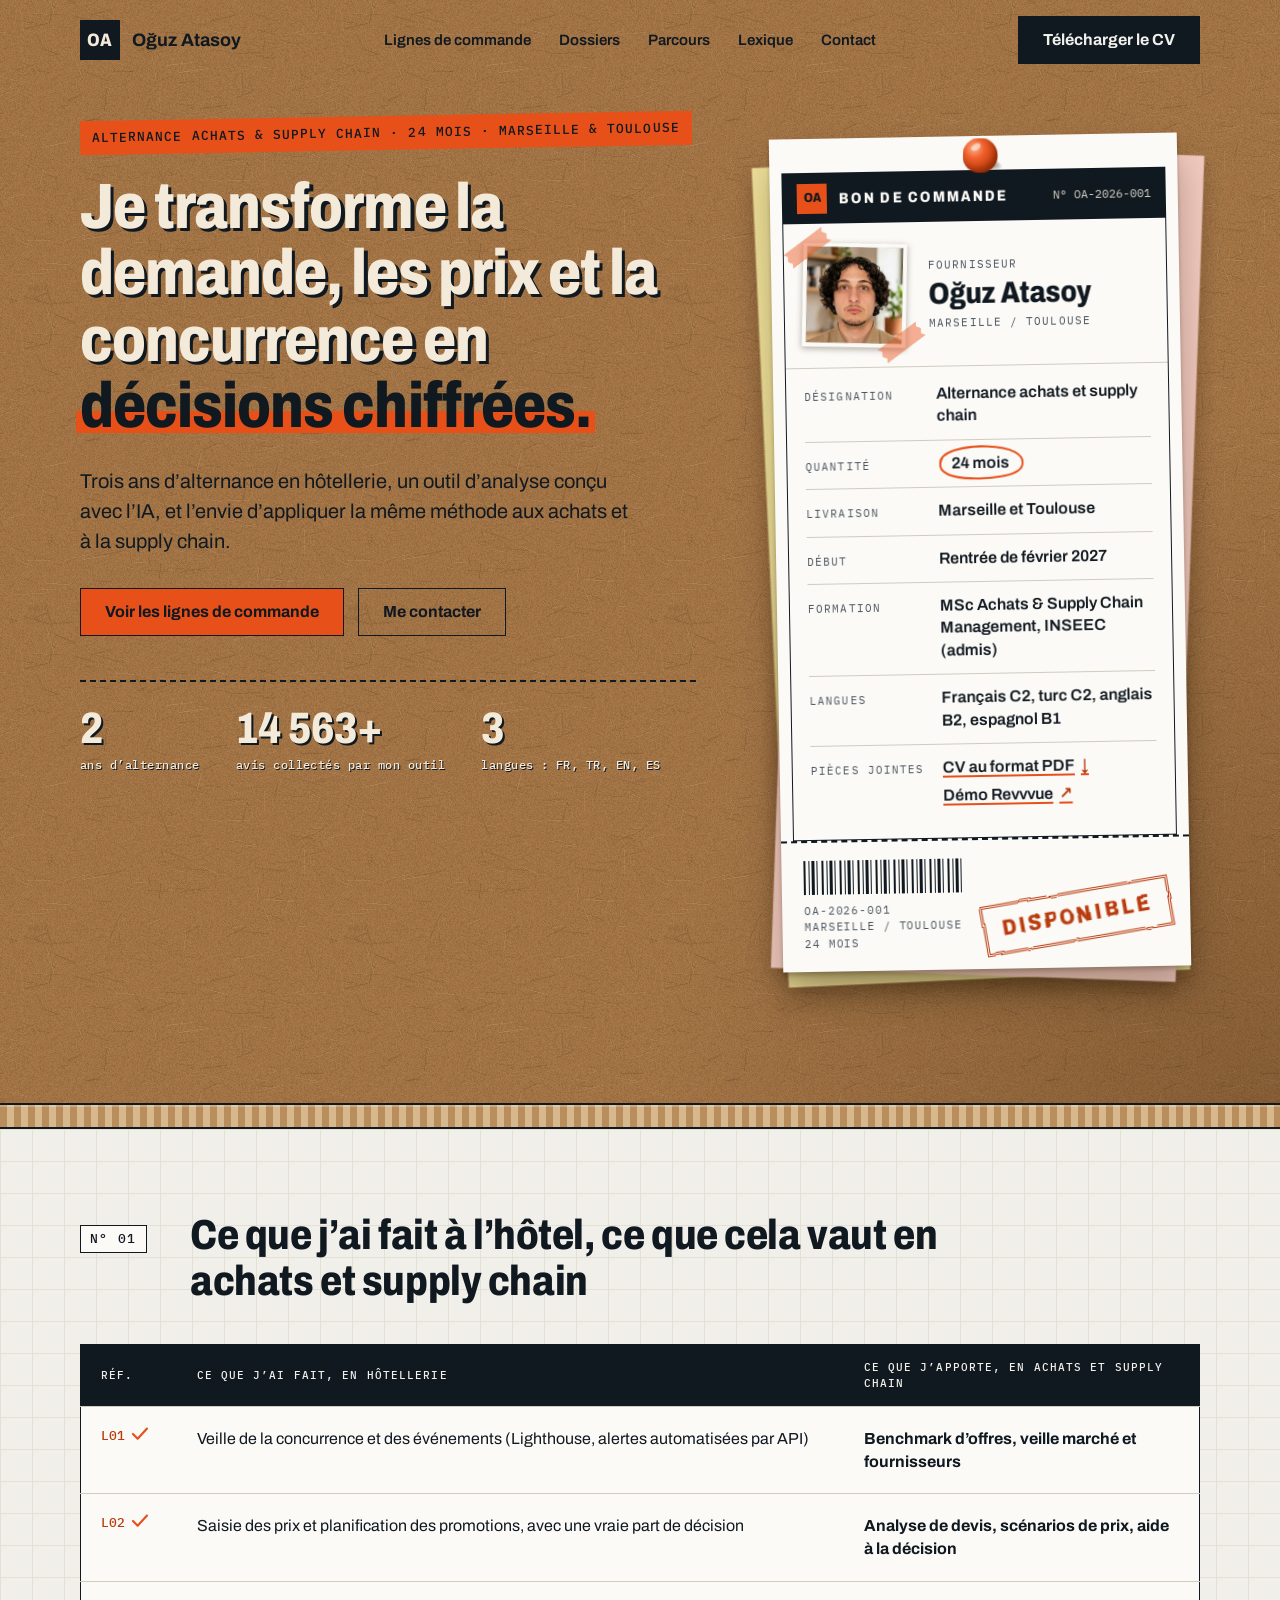
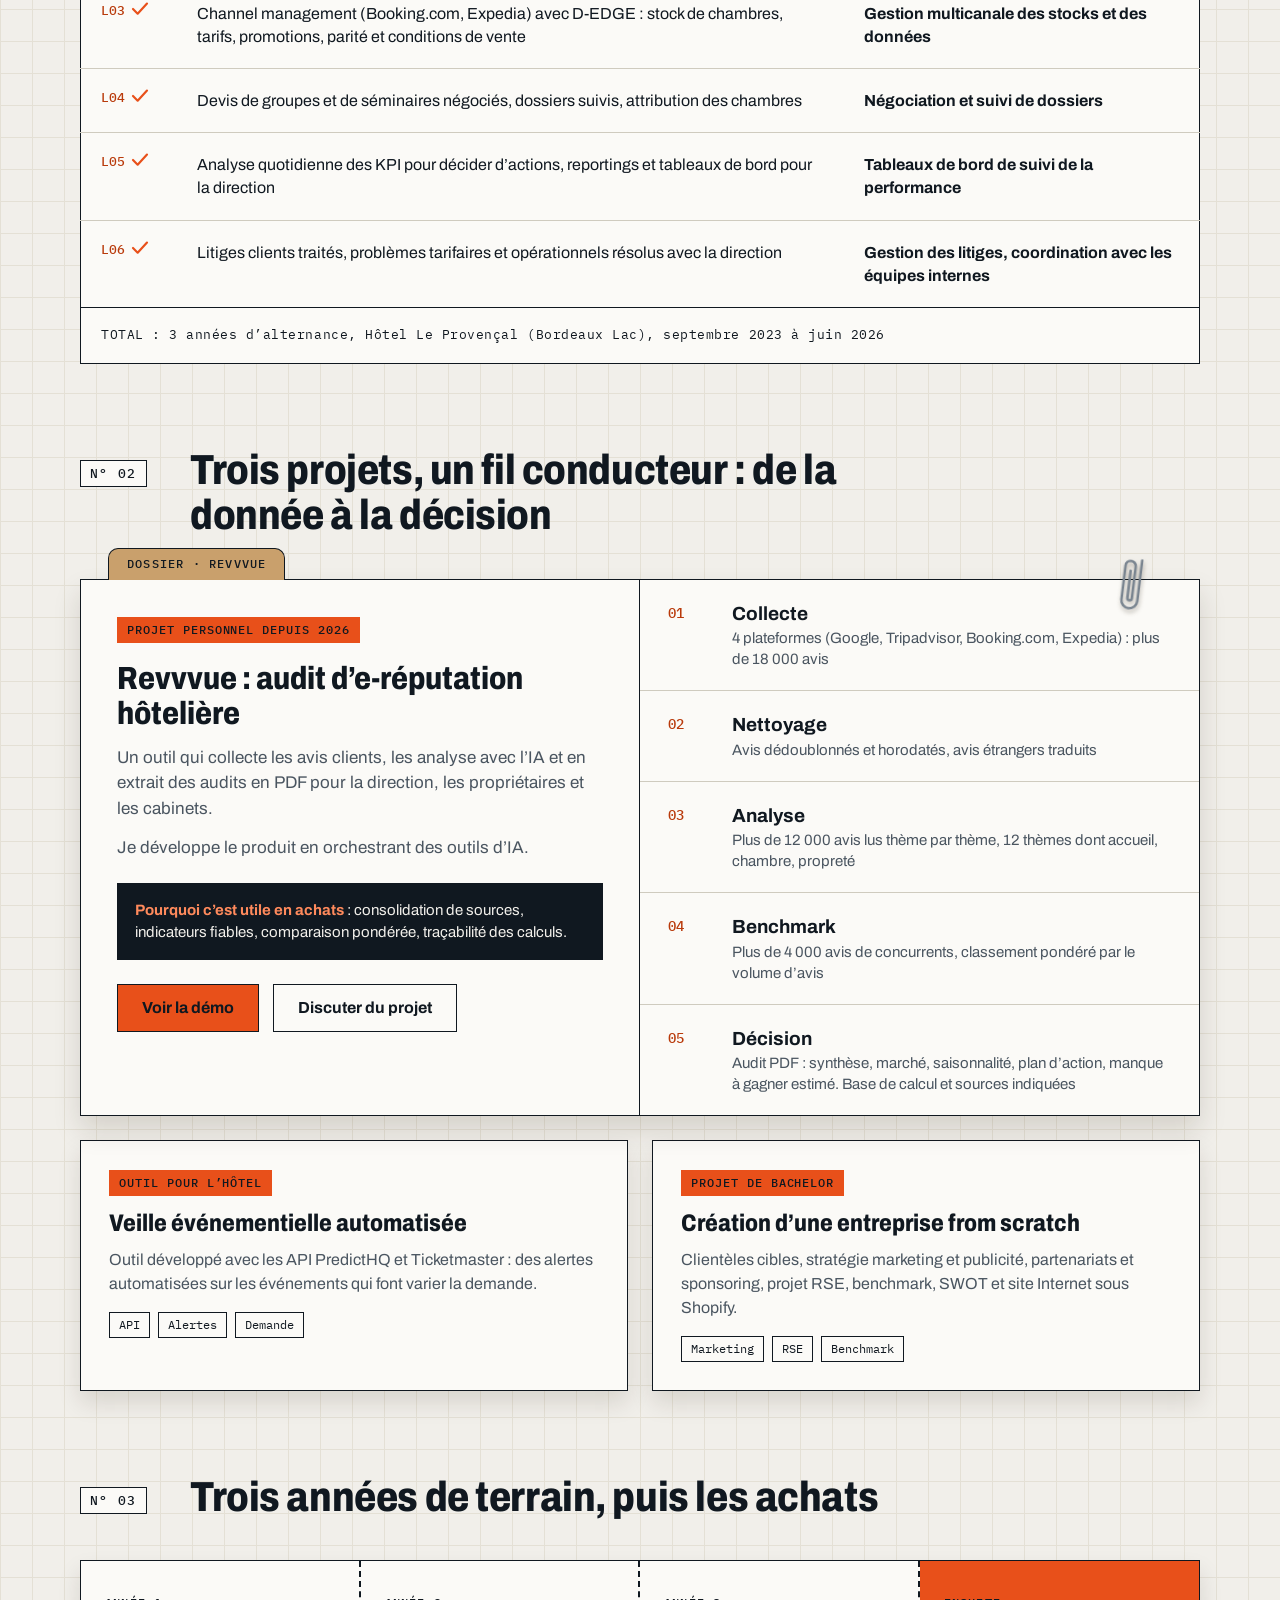
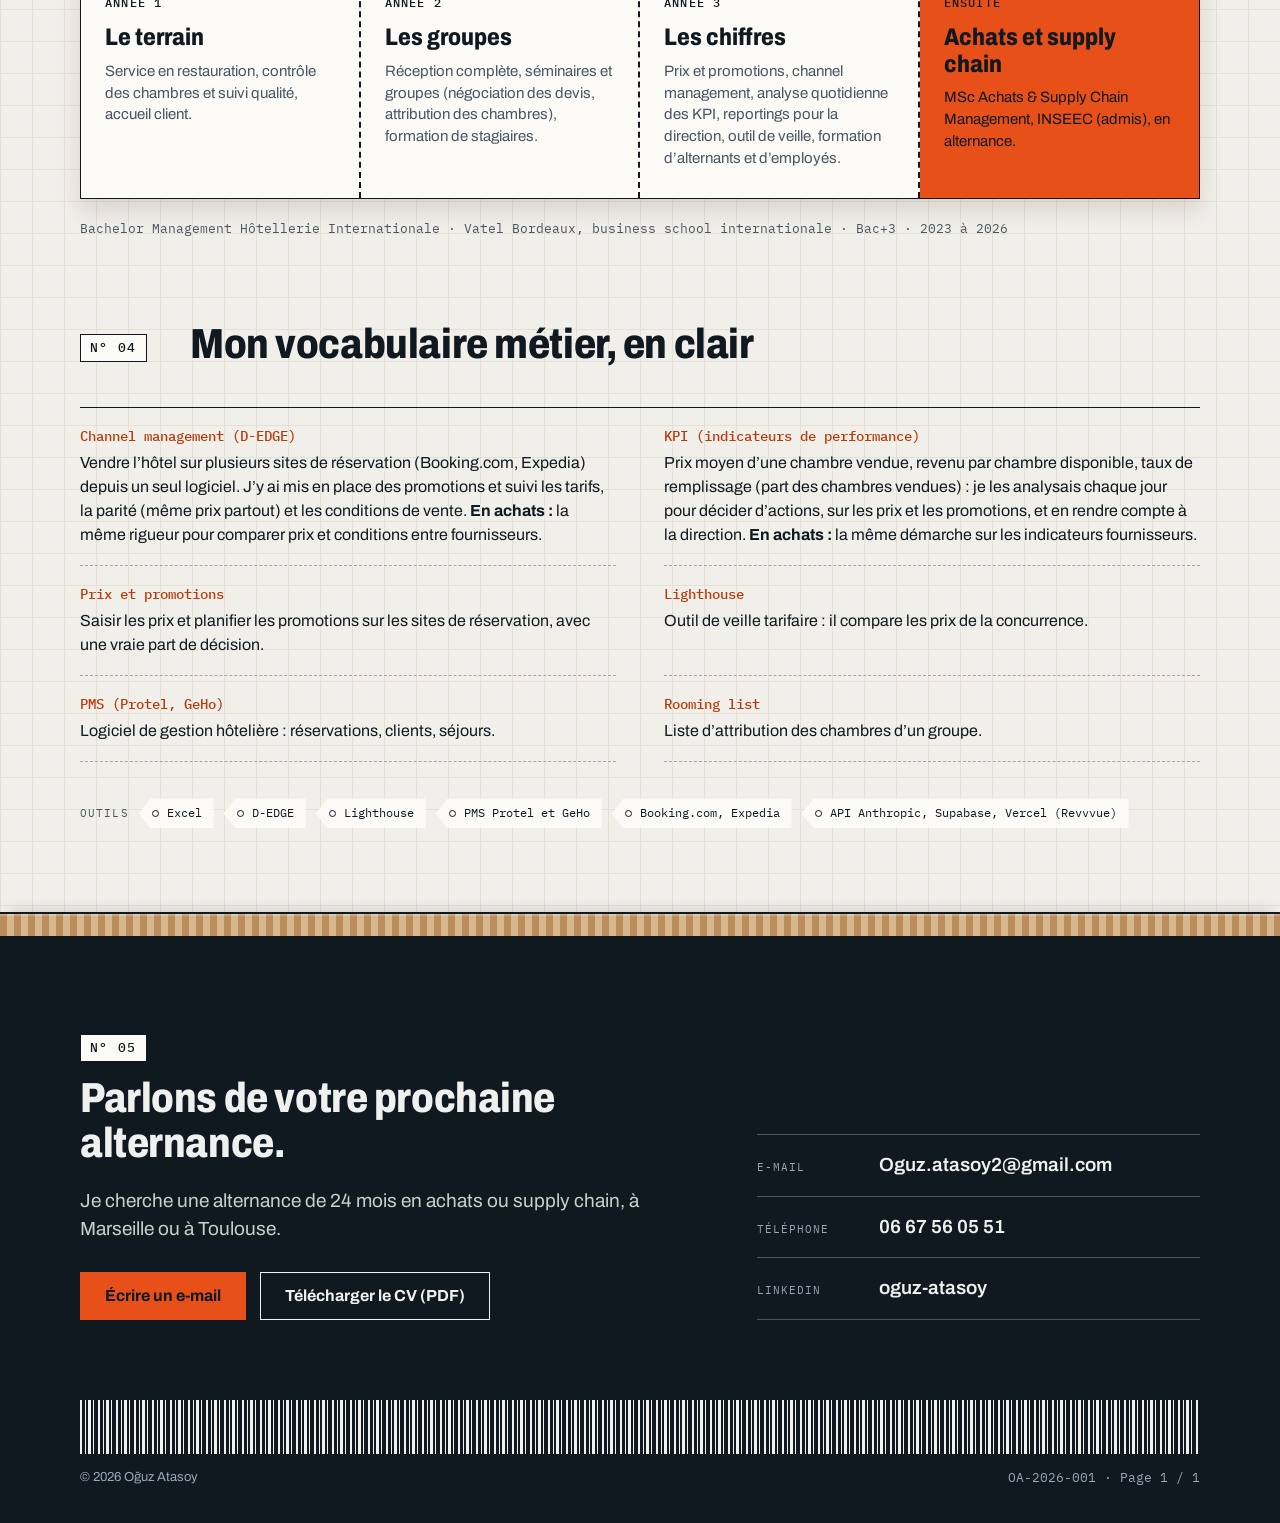
<file: index.html>
<!doctype html>
<html lang="fr">
<head>
<meta charset="utf-8">
<meta name="viewport" content="width=device-width, initial-scale=1">
<title>Oğuz Atasoy · Alternance achats et supply chain</title>
<meta name="description" content="Portfolio d’Oğuz Atasoy : trois ans d’alternance en hôtellerie, un outil d’analyse conçu avec l’IA, et une recherche d’alternance de 24 mois en achats et supply chain à Marseille ou Toulouse, rentrée de février 2027.">
<meta name="theme-color" content="#A87949">
<link rel="icon" href="img/favicon.svg" type="image/svg+xml">

<meta property="og:type" content="website">
<meta property="og:locale" content="fr_FR">
<meta property="og:title" content="Oğuz Atasoy · Alternance achats et supply chain">
<meta property="og:description" content="Trois ans d’alternance en hôtellerie, un outil d’analyse conçu avec l’IA, et l’envie d’appliquer la même méthode aux achats et à la supply chain.">
<meta property="og:url" content="https://portfolio-atasoy-oguz-888c51.netlify.app/">
<meta property="og:image" content="https://portfolio-atasoy-oguz-888c51.netlify.app/img/og.jpg">
<meta property="og:image:width" content="1200">
<meta property="og:image:height" content="630">
<meta name="twitter:card" content="summary_large_image">

<link rel="preload" href="fonts/archivo-latin.woff2" as="font" type="font/woff2" crossorigin>
<link rel="preload" href="fonts/ibm-plex-mono-400-latin.woff2" as="font" type="font/woff2" crossorigin>
<link rel="preload" href="img/grain.webp" as="image" type="image/webp">
<script>document.documentElement.classList.add('js');</script>
<link rel="stylesheet" href="css/style.css">

<script type="application/ld+json">
{
  "@context": "https://schema.org",
  "@type": "Person",
  "name": "Oğuz Atasoy",
  "url": "https://portfolio-atasoy-oguz-888c51.netlify.app/",
  "alumniOf": {"@type": "CollegeOrUniversity", "name": "Vatel Bordeaux"},
  "sameAs": ["https://www.linkedin.com/in/o%C4%9Fuz-atasoy-a8448025b/"]
}
</script>
</head>
<body id="top">
<a class="skip" href="#contenu">Aller au contenu</a>

<svg class="defs" aria-hidden="true" focusable="false">
<filter id="rough" x="-5%" y="-10%" width="110%" height="120%">
<feTurbulence type="fractalNoise" baseFrequency="0.035" numOctaves="3" seed="4" result="t"></feTurbulence>
<feDisplacementMap in="SourceGraphic" in2="t" scale="3.2" xChannelSelector="R" yChannelSelector="G"></feDisplacementMap>
</filter>
</svg>

<div class="topbar" id="topbar">
<div class="wrap tb">
<a class="brand" href="#top"><span class="mark">OA</span><span class="brand-n">Oğuz Atasoy</span></a>
<nav class="nav" aria-label="Navigation rapide">
<a href="#lignes">Lignes de commande</a>
<a href="#dossiers">Dossiers</a>
<a href="#parcours">Parcours</a>
<a href="#lexique">Lexique</a>
<a href="#contact">Contact</a>
</nav>
<a class="btn btn-or btn-s" href="CV_Oguz_Atasoy.pdf" download="CV_Oguz_Atasoy.pdf"><span class="lbl"><span class="lg">Télécharger le </span>CV</span></a>
</div>
</div>

<header class="hero" id="accueil">
<div class="wrap">
<div class="hd anim a-head">
<a class="brand" href="#top"><span class="mark">OA</span><span class="brand-n">Oğuz Atasoy</span></a>
<nav class="nav" aria-label="Navigation principale">
<a href="#lignes">Lignes de commande</a>
<a href="#dossiers">Dossiers</a>
<a href="#parcours">Parcours</a>
<a href="#lexique">Lexique</a>
<a href="#contact">Contact</a>
</nav>
<a class="btn btn-ink" href="CV_Oguz_Atasoy.pdf" download="CV_Oguz_Atasoy.pdf">Télécharger le CV</a>
</div>

<div class="hgrid">
<div class="hl-col">
<p class="mono eyebrow anim a-eyebrow">ALTERNANCE ACHATS &amp; SUPPLY CHAIN · 24&nbsp;MOIS · MARSEILLE &amp; TOULOUSE</p>
<h1 class="h1">
<span class="pre"><span class="w" style="--i:0"><span>Je</span></span> <span class="w" style="--i:1"><span>transforme</span></span> <span class="w" style="--i:2"><span>la</span></span> <span class="w" style="--i:3"><span>demande,</span></span> <span class="w" style="--i:4"><span>les</span></span> <span class="w" style="--i:5"><span>prix</span></span> <span class="w" style="--i:6"><span>et</span></span> <span class="w" style="--i:7"><span>la</span></span> <span class="w" style="--i:8"><span>concurrence</span></span> <span class="w" style="--i:9"><span>en</span></span></span>
<span class="hl"><span class="w" style="--i:10"><span>décisions</span></span> <span class="w" style="--i:11"><span>chiffrées.</span></span></span>
</h1>
<p class="lead anim a-lead">Trois ans d’alternance en hôtellerie, un outil d’analyse conçu avec l’IA, et l’envie d’appliquer la même méthode aux achats et à la supply chain.</p>
<div class="cta anim a-cta">
<a class="btn btn-or" href="#lignes">Voir les lignes de commande</a>
<a class="btn btn-out" href="#contact">Me contacter</a>
</div>
<ul class="facts anim a-facts">
<li><span class="big"><span data-count="3">3</span></span><span class="mono sm">ans d’alternance</span></li>
<li><span class="big"><span data-count="18000" data-suffix="+">18&nbsp;000+</span></span><span class="mono sm">avis collectés par mon outil</span></li>
<li><span class="big"><span data-count="4">4</span></span><span class="mono sm">langues&nbsp;: FR, TR, EN, ES</span></li>
</ul>
</div>

<div class="po-stack" id="poStack">
<div class="po-tilt" id="poTilt">
<div class="sheet s3" aria-hidden="true"></div>
<div class="sheet s2" aria-hidden="true"></div>
<article class="po" aria-label="Ma candidature présentée comme un bon de commande">
<div class="po-in">
<div class="po-head"><span class="mk">OA</span><span class="po-title">BON DE COMMANDE</span><span class="mono po-no">N°&nbsp;OA-2026-001</span></div>
<div class="po-id">
<div class="po-phw">
<div class="po-ph"><img src="img/oguz-portrait.jpg" width="270" height="270" alt="Portrait d’Oğuz Atasoy"></div>
<span class="tape t1" aria-hidden="true"></span>
<span class="tape t2" aria-hidden="true"></span>
</div>
<div>
<div class="lab">Fournisseur</div>
<div class="po-name">Oğuz Atasoy</div>
<div class="lab">Marseille / Toulouse</div>
</div>
</div>
<dl class="po-dl">
<div class="row" style="--i:0"><dt>Désignation</dt><dd>Alternance achats et supply chain</dd></div>
<div class="row" style="--i:1"><dt>Quantité</dt><dd><span class="circ">24&nbsp;mois<svg class="circ-s" viewBox="0 0 120 44" preserveAspectRatio="none" aria-hidden="true" focusable="false"><path data-draw d="M9 25 C 5 9, 40 3, 68 4 C 101 5, 118 15, 113 27 C 108 39, 70 42, 40 40 C 16 38, 3 30, 11 17" fill="none" stroke="#E8501A" stroke-width="2.4" stroke-linecap="round"></path></svg></span></dd></div>
<div class="row" style="--i:2"><dt>Livraison</dt><dd>Marseille et Toulouse</dd></div>
<div class="row" style="--i:3"><dt>Début</dt><dd>Rentrée de février 2027</dd></div>
<div class="row" style="--i:4"><dt>Formation</dt><dd>MSc Achats &amp; Supply Chain Management, INSEEC (admis)</dd></div>
<div class="row" style="--i:5"><dt>Langues</dt><dd>Français C2, turc C2, anglais B2, espagnol B1</dd></div>
<div class="row" style="--i:6"><dt>Pièces jointes</dt><dd class="att"><a href="CV_Oguz_Atasoy.pdf" download="CV_Oguz_Atasoy.pdf">CV au format PDF</a><a class="ext" href="https://revvvue-demo.vercel.app" target="_blank" rel="noopener">Démo Revvvue<span class="sr"> (s’ouvre dans un nouvel onglet)</span></a></dd></div>
</dl>
</div>
<div class="po-stub">
<div class="stub-l">
<div class="bars" aria-hidden="true"></div>
<div class="stub-t">OA-2026-001<br>MARSEILLE / TOULOUSE<br>24 MOIS</div>
</div>
</div>
<div class="stamp" aria-hidden="true"><span class="stamp-in">DISPONIBLE</span></div>
</article>
<span class="pin-shadow" aria-hidden="true"></span>
<span class="pin-dent" aria-hidden="true"></span>
<div class="pin" id="pin" role="button" tabindex="0" aria-label="Rejouer l’animation de l’épingle" title="Rejouer l’animation">
<span class="pin-fly" aria-hidden="true">
<i class="pn pn-a"></i><i class="pn pn-b"></i>
<i class="pin-collar"></i>
<i class="pin-head"><i class="pin-gloss"></i></i>
</span>
</div>
</div>
</div>
</div>
</div>
<div class="corr" aria-hidden="true"></div>
</header>

<div class="pgb">
<main id="contenu">
<section class="sec wrap" id="lignes">
<div class="sec-hd" data-reveal>
<span class="sec-n">N°&nbsp;01</span>
<h2 class="h2">Ce que j’ai fait à l’hôtel, ce que cela vaut en achats et supply chain</h2>
</div>
<div class="scrollx" data-reveal>
<table class="lines">
<thead>
<tr><th scope="col">Réf.</th><th scope="col">Ce que j’ai fait, en hôtellerie</th><th scope="col">Ce que j’apporte, en achats et supply chain</th></tr>
</thead>
<tbody>
<tr data-reveal style="--d:.05s"><td class="ref">L01<svg class="ck" viewBox="0 0 22 18" aria-hidden="true" focusable="false"><path data-draw d="M2 9 L8 15 L20 2" fill="none" stroke="#E8501A" stroke-width="2.8" stroke-linecap="round" stroke-linejoin="round"></path></svg></td><td>Veille de la concurrence et des événements (Lighthouse, alertes automatisées par API)</td><td class="val">Benchmark d’offres, veille marché et fournisseurs</td></tr>
<tr data-reveal style="--d:.12s"><td class="ref">L02<svg class="ck" viewBox="0 0 22 18" aria-hidden="true" focusable="false"><path data-draw d="M2 9 L8 15 L20 2" fill="none" stroke="#E8501A" stroke-width="2.8" stroke-linecap="round" stroke-linejoin="round"></path></svg></td><td>Saisie des prix et planification des promotions, avec une vraie part de décision</td><td class="val">Analyse de devis, scénarios de prix, aide à la décision</td></tr>
<tr data-reveal style="--d:.19s"><td class="ref">L03<svg class="ck" viewBox="0 0 22 18" aria-hidden="true" focusable="false"><path data-draw d="M2 9 L8 15 L20 2" fill="none" stroke="#E8501A" stroke-width="2.8" stroke-linecap="round" stroke-linejoin="round"></path></svg></td><td>Channel management (Booking.com, Expedia) avec D-EDGE&nbsp;: stock de chambres, tarifs, promotions, parité et conditions de vente</td><td class="val">Gestion multicanale des stocks et des données</td></tr>
<tr data-reveal style="--d:.26s"><td class="ref">L04<svg class="ck" viewBox="0 0 22 18" aria-hidden="true" focusable="false"><path data-draw d="M2 9 L8 15 L20 2" fill="none" stroke="#E8501A" stroke-width="2.8" stroke-linecap="round" stroke-linejoin="round"></path></svg></td><td>Devis de groupes et de séminaires négociés, dossiers suivis, attribution des chambres</td><td class="val">Négociation et suivi de dossiers</td></tr>
<tr data-reveal style="--d:.33s"><td class="ref">L05<svg class="ck" viewBox="0 0 22 18" aria-hidden="true" focusable="false"><path data-draw d="M2 9 L8 15 L20 2" fill="none" stroke="#E8501A" stroke-width="2.8" stroke-linecap="round" stroke-linejoin="round"></path></svg></td><td>Analyse quotidienne des KPI pour décider d’actions, reportings et tableaux de bord pour la direction</td><td class="val">Tableaux de bord de suivi de la performance</td></tr>
<tr data-reveal style="--d:.4s"><td class="ref">L06<svg class="ck" viewBox="0 0 22 18" aria-hidden="true" focusable="false"><path data-draw d="M2 9 L8 15 L20 2" fill="none" stroke="#E8501A" stroke-width="2.8" stroke-linecap="round" stroke-linejoin="round"></path></svg></td><td>Litiges clients traités, problèmes tarifaires et opérationnels résolus avec la direction</td><td class="val">Gestion des litiges, coordination avec les équipes internes</td></tr>
</tbody>
<tfoot>
<tr><td colspan="3">TOTAL&nbsp;: 3&nbsp;années d’alternance, Hôtel Le Provençal (Bordeaux Lac), septembre 2023 à juin 2026</td></tr>
</tfoot>
</table>
</div>
</section>

<section class="sec wrap" id="dossiers" style="padding-top:0">
<div class="sec-hd" data-reveal>
<span class="sec-n">N°&nbsp;02</span>
<h2 class="h2">Trois projets, un fil conducteur&nbsp;: de la donnée à la décision</h2>
</div>

<div class="fwrap" data-reveal="plain">
<div class="ftab" aria-hidden="true">DOSSIER · REVVVUE</div>
<svg class="clip" viewBox="-2 0 20 58" aria-hidden="true" focusable="false"><path d="M14 4 V40 a7 7 0 0 1 -14 0 V10 a4.5 4.5 0 0 1 9 0 V38 a2 2 0 0 1 -4 0 V14" fill="none" stroke="#7A8590" stroke-width="2.2" stroke-linecap="round" stroke-linejoin="round"></path></svg>
<article class="feat">
<div class="feat-l">
<span class="tag">PROJET PERSONNEL DEPUIS 2026</span>
<h3 class="h3">Revvvue&nbsp;: audit d’e-réputation hôtelière</h3>
<p>Un outil qui collecte les avis clients, les analyse avec l’IA et en extrait des audits en PDF pour la direction, les propriétaires et les cabinets.</p>
<p>Je développe le produit en orchestrant des outils d’IA.</p>
<div class="note"><b>Pourquoi c’est utile en achats</b>&nbsp;: consolidation de sources, indicateurs fiables, comparaison pondérée, traçabilité des calculs.</div>
<div class="cta" style="margin-bottom:0">
<a class="btn btn-or" href="https://revvvue-demo.vercel.app" target="_blank" rel="noopener">Voir la démo<span class="sr"> (s’ouvre dans un nouvel onglet)</span></a>
<a class="btn btn-out" href="#contact">Discuter du projet</a>
</div>
</div>
<ol class="pipe">
<li style="--i:0"><span class="n">01</span><div><strong>Collecte</strong><span class="d">4&nbsp;plateformes (Google, Tripadvisor, Booking.com, Expedia)&nbsp;: plus de 18&nbsp;000 avis</span></div></li>
<li style="--i:1"><span class="n">02</span><div><strong>Nettoyage</strong><span class="d">Avis dédoublonnés et horodatés, avis étrangers traduits</span></div></li>
<li style="--i:2"><span class="n">03</span><div><strong>Analyse</strong><span class="d">Plus de 12&nbsp;000 avis lus thème par thème, 12&nbsp;thèmes dont accueil, chambre, propreté</span></div></li>
<li style="--i:3"><span class="n">04</span><div><strong>Benchmark</strong><span class="d">Plus de 4&nbsp;000 avis de concurrents, classement pondéré par le volume d’avis</span></div></li>
<li style="--i:4"><span class="n">05</span><div><strong>Décision</strong><span class="d">Audit PDF&nbsp;: synthèse, marché, saisonnalité, plan d’action, manque à gagner estimé. Base de calcul et sources indiquées</span></div></li>
</ol>
</article>
</div>

<div class="cards">
<article class="card" data-reveal style="--d:.05s">
<span class="tag">OUTIL POUR L’HÔTEL</span>
<h4>Veille événementielle automatisée</h4>
<p>Outil développé avec les API PredictHQ et Ticketmaster&nbsp;: des alertes automatisées sur les événements qui font varier la demande.</p>
<div class="chips"><span class="chip">API</span><span class="chip">Alertes</span><span class="chip">Demande</span></div>
</article>
<article class="card" data-reveal style="--d:.15s">
<span class="tag">PROJET DE BACHELOR</span>
<h4>Création d’une entreprise from scratch</h4>
<p>Clientèles cibles, stratégie marketing et publicité, partenariats et sponsoring, projet RSE, benchmark, SWOT et site Internet sous Shopify.</p>
<div class="chips"><span class="chip">Marketing</span><span class="chip">RSE</span><span class="chip">Benchmark</span></div>
</article>
</div>
</section>

<section class="sec wrap" id="parcours" style="padding-top:0">
<div class="sec-hd" data-reveal>
<span class="sec-n">N°&nbsp;03</span>
<h2 class="h2">Trois années de terrain, puis les achats</h2>
</div>
<ol class="yrs" data-reveal="plain">
<li style="--i:0"><span class="y">Année 1</span><h4>Le terrain</h4><p>Service en restauration, contrôle des chambres et suivi qualité, accueil client.</p></li>
<li style="--i:1"><span class="y">Année 2</span><h4>Les groupes</h4><p>Réception complète, séminaires et groupes (négociation des devis, attribution des chambres), formation de stagiaires.</p></li>
<li style="--i:2"><span class="y">Année 3</span><h4>Les chiffres</h4><p>Prix et promotions, channel management, analyse quotidienne des KPI, reportings pour la direction, outil de veille, formation d’alternants et d’employés.</p></li>
<li style="--i:3"><span class="y">Ensuite</span><h4>Achats et supply chain</h4><p>MSc Achats &amp; Supply Chain Management, INSEEC (admis), en alternance.</p></li>
</ol>
<p class="edu" data-reveal>Bachelor Management Hôtellerie Internationale · Vatel Bordeaux, business school internationale · Bac+3 · 2023 à 2026</p>
</section>

<section class="sec wrap" id="lexique" style="padding-top:0">
<div class="sec-hd" data-reveal>
<span class="sec-n">N°&nbsp;04</span>
<h2 class="h2">Mon vocabulaire métier, en clair</h2>
</div>
<dl class="lex">
<div data-reveal><dt>Channel management (D-EDGE)</dt><dd>Vendre l’hôtel sur plusieurs sites de réservation (Booking.com, Expedia) depuis un seul logiciel. J’y ai mis en place des promotions et suivi les tarifs, la parité (même prix partout) et les conditions de vente. <b>En achats&nbsp;:</b> la même rigueur pour comparer prix et conditions entre fournisseurs.</dd></div>
<div data-reveal style="--d:.06s"><dt>KPI (indicateurs de performance)</dt><dd>Prix moyen d’une chambre vendue, revenu par chambre disponible, taux de remplissage (part des chambres vendues)&nbsp;: je les analysais chaque jour pour décider d’actions, sur les prix et les promotions, et en rendre compte à la direction. <b>En achats&nbsp;:</b> la même démarche sur les indicateurs fournisseurs.</dd></div>
<div data-reveal><dt>Prix et promotions</dt><dd>Saisir les prix et planifier les promotions sur les sites de réservation, avec une vraie part de décision.</dd></div>
<div data-reveal style="--d:.06s"><dt>Lighthouse</dt><dd>Outil de veille tarifaire&nbsp;: il compare les prix de la concurrence.</dd></div>
<div data-reveal><dt>PMS (Protel, GeHo)</dt><dd>Logiciel de gestion hôtelière&nbsp;: réservations, clients, séjours.</dd></div>
<div data-reveal style="--d:.06s"><dt>Rooming list</dt><dd>Liste d’attribution des chambres d’un groupe.</dd></div>
</dl>
<div class="tools" data-reveal="plain">
<span class="lab">Outils</span>
<span class="chip" style="--i:0">Excel</span><span class="chip" style="--i:1">D-EDGE</span><span class="chip" style="--i:2">Lighthouse</span><span class="chip" style="--i:3">PMS Protel et GeHo</span><span class="chip" style="--i:4">Booking.com, Expedia</span><span class="chip" style="--i:5">API Anthropic, Supabase, Vercel (Revvvue)</span>
</div>
</section>
</main>
</div>

<div class="corr corr-u" data-reveal="plain" aria-hidden="true"></div>
<footer class="band" id="contact">
<div class="wrap">
<div class="ct">
<div data-reveal>
<span class="sec-n sec-n-b">N°&nbsp;05</span>
<h2 class="h2">Parlons de votre prochaine alternance.</h2>
<p>Je cherche une alternance de 24&nbsp;mois en achats ou supply chain, à Marseille ou à Toulouse.</p>
<div class="cta" style="margin-bottom:0">
<a class="btn btn-or" href="mailto:Oguz.atasoy2@gmail.com">Écrire un e-mail</a>
<a class="btn btn-lt" href="CV_Oguz_Atasoy.pdf" download="CV_Oguz_Atasoy.pdf">Télécharger le CV (PDF)</a>
</div>
</div>
<ul class="ct-list" data-reveal style="--d:.12s">
<li><span class="lab">E-mail</span><a href="mailto:Oguz.atasoy2@gmail.com">Oguz.atasoy2@gmail.com</a></li>
<li><span class="lab">Téléphone</span><a href="tel:+33667560551">06 67 56 05 51</a></li>
<li><span class="lab">LinkedIn</span><a href="https://www.linkedin.com/in/o%C4%9Fuz-atasoy-a8448025b/" target="_blank" rel="noopener">oguz-atasoy</a></li>
</ul>
</div>
<div class="bc" aria-hidden="true" data-reveal="plain"></div>
<div class="ft"><span>© 2026 Oğuz Atasoy</span><span class="mono">OA-2026-001 · Page 1 / 1</span></div>
</div>
</footer>

<script src="js/main.js" defer></script>
</body>
</html>
</file>
<file: css/style.css>
/* Polices auto-hébergées (Archivo, IBM Plex Mono), sous-ensembles latin + lettres turques du prénom */
@font-face{font-family:'Archivo';font-style:normal;font-weight:400 800;font-stretch:75% 100%;font-display:swap;src:url(../fonts/archivo-latin.woff2) format('woff2');unicode-range:U+0020-007E,U+00A0-00FF,U+0152-0153,U+2018-201A,U+201C-201E,U+2022,U+2026,U+20AC,U+2191,U+2193,U+2122}
@font-face{font-family:'Archivo';font-style:normal;font-weight:400 800;font-stretch:75% 100%;font-display:swap;src:url(../fonts/archivo-turc.woff2) format('woff2');unicode-range:U+011E-011F,U+0130,U+015E-015F}
@font-face{font-family:'IBM Plex Mono';font-style:normal;font-weight:400;font-display:swap;src:url(../fonts/ibm-plex-mono-400-latin.woff2) format('woff2');unicode-range:U+0020-007E,U+00A0-00FF,U+0152-0153,U+2018-201A,U+201C-201E,U+2022,U+2026,U+20AC,U+2191,U+2193,U+2122}
@font-face{font-family:'IBM Plex Mono';font-style:normal;font-weight:500;font-display:swap;src:url(../fonts/ibm-plex-mono-500-latin.woff2) format('woff2');unicode-range:U+0020-007E,U+00A0-00FF,U+0152-0153,U+2018-201A,U+201C-201E,U+2022,U+2026,U+20AC,U+2191,U+2193,U+2122}

/* Oğuz Atasoy, portfolio. Feuille de style unique, sans dépendance. */

:root{
  --ink:#101820;
  --ink2:#4A5560;
  --or:#E8501A;
  --or-t:#B93A0B;
  --paper:#FBFAF7;
  --ground:#F1EFEA;
  --grid:#E4E0D5;
  --rule:#CFCBBF;
  --kraft:#A87949;
  --beige:#F4EADA;
  --f-sans:'Archivo',system-ui,-apple-system,'Segoe UI',Roboto,'Helvetica Neue',Arial,sans-serif;
  --f-mono:'IBM Plex Mono',ui-monospace,SFMono-Regular,Menlo,Consolas,monospace;
  --ease:cubic-bezier(.2,.8,.2,1);
  --back:cubic-bezier(.34,1.56,.64,1);
}

*,*::before,*::after{box-sizing:border-box}
html{-webkit-text-size-adjust:100%;text-size-adjust:100%}
body{margin:0;background:var(--ground);color:var(--ink);font-family:var(--f-sans);font-size:17px;line-height:1.5;-webkit-font-smoothing:antialiased;-moz-osx-font-smoothing:grayscale}
h1,h2,h3,h4,p,dl,dd,ul,ol{margin:0}
ul,ol{padding:0;list-style:none}
img,svg{display:block}
a{color:inherit}
::selection{background:var(--or);color:var(--ink)}
:focus-visible{outline:3px solid var(--or);outline-offset:3px}
.hero :focus-visible{outline-color:var(--ink)}
.band :focus-visible,.topbar :focus-visible{outline-color:var(--beige)}
section[id]{scroll-margin-top:72px}

.sr{-webkit-user-select:none;user-select:none;position:absolute!important;width:1px;height:1px;margin:-1px;padding:0;overflow:hidden;clip:rect(0 0 0 0);white-space:nowrap;border:0}
.skip{position:absolute;left:12px;top:-64px;z-index:100;background:var(--ink);color:var(--beige);padding:10px 16px;font-weight:700;text-decoration:none}
.skip:focus{top:12px}
.defs{position:absolute;width:0;height:0;overflow:hidden}
.wrap{max-width:1200px;margin:0 auto;padding:0 40px;position:relative;z-index:1}
.mono{font-family:var(--f-mono)}

/* ---------- Marque, navigation, boutons ---------- */
.brand{display:flex;align-items:center;gap:12px;text-decoration:none;font-weight:700;font-size:18px}
.mark{display:inline-flex;align-items:center;justify-content:center;width:40px;height:40px;background:var(--ink);color:var(--beige);font-weight:800;font-stretch:85%;letter-spacing:.03em}
.nav{display:flex;gap:28px;flex-wrap:wrap}
.nav a{text-decoration:none;font-size:15px;font-weight:600;padding:12px 0}
.nav a:hover,.nav a[aria-current]{text-decoration:underline;text-decoration-color:var(--ink);text-decoration-thickness:3px;text-underline-offset:6px}

.btn{display:inline-flex;align-items:center;justify-content:center;min-height:48px;padding:0 24px;font-weight:700;font-size:16px;text-decoration:none;border:1.5px solid var(--ink);cursor:pointer;transition:transform .18s var(--ease),box-shadow .18s var(--ease),background-color .18s,color .18s}
.btn:hover{transform:translate(-2px,-2px);box-shadow:3px 3px 0 var(--ink)}
.btn:active{transform:none;box-shadow:none}
.btn-s{min-height:40px;padding:0 16px;font-size:14px}
.btn-ink{background:var(--ink);color:var(--ground)}
.btn-ink:hover{background:#2A3441}
.btn-or{background:var(--or);color:var(--ink)}
.btn-or:hover{background:#F26A38}
.btn-out{background:transparent;color:var(--ink)}
.btn-out:hover{background:var(--ink);color:var(--ground)}
.btn-lt{background:transparent;color:#EEF1EE;border-color:#EEF1EE}
.btn-lt:hover{background:#EEF1EE;color:var(--ink);box-shadow:3px 3px 0 var(--or)}
.band .btn-or,.topbar .btn-or{border-color:var(--or)}
.band .btn-or:hover,.topbar .btn-or:hover{box-shadow:3px 3px 0 #EEF1EE}

/* Barre compacte, visible après le hero */
.topbar{position:fixed;left:0;right:0;top:0;z-index:60;background:var(--ink);color:var(--paper);transform:translateY(-102%);visibility:hidden;transition:transform .4s var(--ease),visibility 0s linear .4s;box-shadow:0 8px 20px rgba(16,24,32,.25)}
.topbar.on{transform:none;visibility:visible;transition-delay:0s}
.tb{display:flex;align-items:center;justify-content:space-between;gap:20px;min-height:62px}
.topbar .brand{font-size:16px}
.topbar .mark{width:34px;height:34px;font-size:14px;background:var(--or);color:var(--ink)}
.topbar .nav{gap:24px}
.topbar .nav a{font-size:14px;padding:10px 0;color:#EEF1EE}
.topbar .nav a:hover,.topbar .nav a[aria-current]{text-decoration-color:var(--or)}
.topbar::after{content:"";position:absolute;left:0;right:0;bottom:0;height:3px;background:var(--or);transform-origin:0 50%;transform:scaleX(var(--p,0))}

/* ---------- Hero : carton brut ---------- */
.hero{position:relative;background:var(--kraft);overflow:hidden;isolation:isolate}
.hero::before{content:"";position:absolute;inset:0;z-index:0;pointer-events:none;background:radial-gradient(70% 90% at 100% 100%,rgba(48,24,4,.26),transparent 70%),url(../img/grain.webp);background-size:auto,320px 320px}
.hd{display:flex;align-items:center;justify-content:space-between;gap:20px;min-height:80px;flex-wrap:wrap}
.hgrid{display:grid;grid-template-columns:minmax(0,7fr) minmax(0,5fr);gap:64px;align-items:start;padding-top:36px;padding-bottom:100px}
.eyebrow{display:inline-block;background:var(--or);color:var(--ink);font-size:13px;letter-spacing:.08em;margin:0 0 24px;padding:7px 12px;font-weight:500;transform:rotate(-1deg)}

/* Titre : début en beige avec ombre dure, fin sur marqueur orange */
.h1{font-size:64px;line-height:1.04;font-weight:800;font-stretch:82%;letter-spacing:-.015em;margin:0 0 26px;color:var(--beige)}
.h1 .pre{text-shadow:.05em .05em 0 var(--ink)}
.h1 .hl{color:var(--ink);background-image:linear-gradient(transparent 58%,var(--or) 58%,var(--or) 90%,transparent 90%);background-repeat:no-repeat;background-size:100% 100%;padding:0 4px;margin:0 -4px;-webkit-box-decoration-break:clone;box-decoration-break:clone}
.w{display:inline-block;overflow:hidden;vertical-align:top;padding:.08em .14em .18em .04em;margin:-.08em -.14em -.18em -.04em}
.w>span{display:inline-block;transform-origin:0 100%}

.lead{font-size:20px;line-height:1.5;color:var(--ink);max-width:560px;margin:0 0 32px}
.cta{display:flex;gap:14px;flex-wrap:wrap;margin-bottom:44px}
/* les trois chiffres restent sur une seule ligne : seuls les libellés passent à la ligne si la place manque */
.facts{display:flex;gap:36px;flex-wrap:nowrap;padding:24px 0 0;border-top:2px dashed var(--ink)}
.facts li{display:flex;flex-direction:column;flex:0 1 auto}
.facts .big{font-size:44px;font-weight:800;font-stretch:82%;line-height:1;margin-bottom:6px;font-variant-numeric:tabular-nums;white-space:nowrap;color:var(--beige);text-shadow:.05em .05em 0 var(--ink)}
.facts .sm{font-size:12px;font-weight:500;color:var(--beige);letter-spacing:.04em;text-shadow:1px 1px 0 var(--ink)}

/* ---------- Bon de commande ---------- */
.po-stack{position:relative;margin:20px 16px 34px;perspective:1300px;perspective-origin:50% 35%}
.po-tilt{position:relative;transform-style:preserve-3d;transform-origin:50% 25%;transform:rotateX(calc(var(--rx,0) * 1deg)) rotateY(calc(var(--ry,0) * 1deg))}
.sheet{position:absolute;inset:0;box-shadow:0 10px 18px rgba(40,25,5,.22)}
.s2{background:#F4CBC1;transform:translateZ(-10px) rotate(2deg) translate(8px,10px)}
.s3{background:#F2E49C;transform:translateZ(-20px) rotate(-2.6deg) translate(-10px,18px)}
.po{position:relative;background:var(--paper);transform:translateZ(0) rotate(-1deg);padding:34px 12px 0;box-shadow:0 26px 38px rgba(40,25,5,.32),0 3px 4px rgba(40,25,5,.25)}
.po-in{border:1.5px solid var(--ink)}
.po-head{display:flex;align-items:center;gap:12px;padding:10px 14px;background:var(--ink);color:var(--paper)}
.mk{display:inline-flex;align-items:center;justify-content:center;width:30px;height:30px;background:var(--or);color:var(--ink);font-weight:800;font-stretch:85%;font-size:13px}
.po-title{font-weight:800;font-stretch:85%;letter-spacing:.14em;font-size:15px}
.po-no{margin-left:auto;font-size:12px;color:var(--rule)}
.po-id{display:flex;gap:22px;align-items:center;padding:20px 18px;border-bottom:1px solid var(--rule)}
.po-phw{position:relative;width:104px;height:104px;flex:none;transform:rotate(2deg)}
.po-ph{width:104px;height:104px;overflow:hidden;border:4px solid var(--paper);box-shadow:0 2px 6px rgba(40,25,5,.35);background:var(--rule)}
.po-ph img{width:100%;height:100%;object-fit:cover}
.tape{position:absolute;width:48px;height:17px;background:rgba(232,80,26,.45);box-shadow:0 1px 1px rgba(0,0,0,.12);clip-path:polygon(0 0,6% 25%,0 50%,6% 75%,0 100%,100% 100%,94% 75%,100% 50%,94% 25%,100% 0)}
.t1{left:-20px;top:-3px;transform:rotate(-38deg)}
.t2{right:-20px;bottom:-3px;transform:rotate(-38deg)}
.lab{font-family:var(--f-mono);font-size:11px;letter-spacing:.1em;color:var(--ink2);text-transform:uppercase}
.po-name{font-size:30px;font-weight:800;font-stretch:85%;line-height:1.1;margin:4px 0}
.po-dl{padding:4px 18px 18px}
.po-dl .row{display:grid;grid-template-columns:118px minmax(0,1fr);gap:14px;padding:12px 0;border-bottom:1px solid var(--rule)}
.po-dl .row:last-child{border-bottom:0}
.po-dl dt{font-family:var(--f-mono);font-size:11px;letter-spacing:.1em;text-transform:uppercase;color:var(--ink2);padding-top:4px}
.po-dl dd{font-weight:600;font-size:16px;line-height:1.4}
.po-dl dd a{text-decoration:underline;text-decoration-color:var(--or);text-decoration-thickness:2px;text-underline-offset:3px}
.po-dl dd a::after{content:"\2193" / "";margin-left:6px;color:var(--or-t)}
.po-dl dd a:hover{background:rgba(232,80,26,.14)}
.po-dl dd.att{display:flex;flex-direction:column;align-items:flex-start;gap:6px}
.po-dl dd a.ext::after{content:"\2197" / "";margin-left:6px;color:var(--or-t)}
.circ{position:relative;display:inline-block;padding:0 14px}
.circ-s{position:absolute;left:-4px;top:-9px;width:calc(100% + 8px);height:calc(100% + 16px);overflow:visible}
.po-stub{margin:0 -12px;padding:18px 22px 20px;border-top:2px dashed var(--ink);min-height:104px}
.stub-l{width:158px}
.bars{position:relative;height:34px;background:repeating-linear-gradient(90deg,var(--ink) 0 2px,transparent 2px 5px,var(--ink) 5px 6px,transparent 6px 8px,var(--ink) 8px 11px,transparent 11px 13px,var(--ink) 13px 14px,transparent 14px 18px)}
.bars::after{content:"";position:absolute;top:-5px;bottom:-5px;left:0;width:3px;background:var(--or);box-shadow:0 0 10px 2px rgba(232,80,26,.55);opacity:0}
.stub-t{margin-top:8px;font-family:var(--f-mono);font-size:11px;letter-spacing:.08em;color:var(--ink2);line-height:1.5}
.stamp{position:absolute;right:18px;bottom:26px;transform:rotate(-9deg);pointer-events:none}
.stamp-in{display:block;border:3px double var(--or-t);color:var(--or-t);font-weight:800;font-stretch:85%;letter-spacing:.14em;font-size:22px;padding:6px 16px;filter:url(#rough)}

/* ---------- Épingle 3D (CSS pur) ---------- */
.pin-shadow{position:absolute;left:calc(50% - 7px);top:21px;width:30px;height:12px;border-radius:50%;background:radial-gradient(ellipse at center,rgba(40,25,5,.5) 0,rgba(40,25,5,.3) 45%,transparent 72%);transform:translateZ(1px) rotate(18deg);pointer-events:none}
.pin-dent{position:absolute;left:50%;top:3px;width:34px;height:34px;margin-left:-17px;border-radius:50%;background:radial-gradient(circle,rgba(40,25,5,.36) 0,rgba(40,25,5,.16) 46%,transparent 72%);transform:translateZ(1px) scale(1);opacity:0;pointer-events:none}
.pin-dent::after{content:"";position:absolute;inset:-3px;border-radius:50%;border:2px solid rgba(40,25,5,.32)}
.pin{position:absolute;left:50%;top:3px;width:34px;height:34px;margin-left:-17px;perspective:560px;transform:translateZ(3px);cursor:pointer;border-radius:50%;-webkit-tap-highlight-color:transparent}
.pin:focus-visible{outline-offset:8px}
.pin-fly{position:absolute;left:50%;top:50%;width:0;height:0;transform-style:preserve-3d;transform:translate3d(0,0,-27px)}
.pn{position:absolute;left:-1.3px;top:0;width:2.6px;height:34px;transform-origin:50% 0;background:linear-gradient(90deg,#6F7B86 0,#F1F4F6 42%,#9AA6B1 70%,#59646F 100%);clip-path:polygon(0 0,100% 0,100% 84%,50% 100%,0 84%);transform:translateZ(34px) rotateX(-90deg)}
.pn-b{transform:translateZ(34px) rotateZ(90deg) rotateX(-90deg)}
.pin-collar{position:absolute;left:-12px;top:-12px;width:24px;height:24px;border-radius:50%;background:radial-gradient(circle at 40% 35%,#C2CBD3 0,#8A95A0 55%,#56616C 100%);transform:translateZ(28px)}
.pin-head{position:absolute;left:-17px;top:-17px;width:34px;height:34px;border-radius:50%;background:radial-gradient(circle at 34% 30%,#FFB08A 0,#F0602B 30%,#C23E0E 70%,#8E2A07 100%);box-shadow:inset -3px -4px 6px rgba(60,15,0,.35);transform:translateZ(47px)}
.pin-gloss{position:absolute;left:8px;top:6px;width:10px;height:6px;border-radius:50%;background:rgba(255,255,255,.55);transform:rotate(-30deg)}

/* ---------- Bandes de carton ondulé ---------- */
.corr{position:relative;z-index:1;height:26px;background:repeating-linear-gradient(90deg,#B98E5C 0 7px,#D6B88C 7px 14px);border-top:2px solid var(--ink);border-bottom:2px solid var(--ink);box-shadow:inset 0 2px 0 rgba(255,255,255,.22)}
.corr-u{box-shadow:inset 0 2px 0 rgba(255,255,255,.22),0 -8px 14px -8px rgba(16,24,32,.22)}

/* ---------- Corps de page ---------- */
.pgb{background-color:var(--ground);background-image:linear-gradient(var(--grid) 1px,transparent 1px),linear-gradient(90deg,var(--grid) 1px,transparent 1px);background-size:32px 32px}
.sec{padding-top:84px;padding-bottom:84px}
.sec-hd{display:grid;grid-template-columns:90px minmax(0,1fr);gap:20px;align-items:start;margin-bottom:40px}
.sec-n{display:inline-block;justify-self:start;font-family:var(--f-mono);font-size:13px;letter-spacing:.1em;color:var(--ink);border:1.5px solid var(--ink);padding:3px 9px;margin-top:12px;font-weight:500;background:var(--paper)}
.sec-n-b{margin:0 0 14px}
.h2{font-size:42px;line-height:1.08;font-weight:800;font-stretch:84%;letter-spacing:-.01em;max-width:760px}
.scrollx{overflow-x:auto}

.lines{width:100%;border-collapse:collapse;background:var(--paper);border:1.5px solid var(--ink);min-width:760px;box-shadow:0 12px 22px rgba(40,25,5,.12)}
.lines th{font-family:var(--f-mono);font-size:11px;letter-spacing:.1em;text-transform:uppercase;text-align:left;font-weight:500;padding:14px 20px;background:var(--ink);color:var(--ground)}
.lines td{padding:20px;border-top:1px solid var(--rule);vertical-align:top;font-size:16px;line-height:1.45}
.lines td.ref{font-family:var(--f-mono);font-size:13px;color:var(--or-t);font-weight:500;width:96px;white-space:nowrap}
.lines td.val{font-weight:700}
.lines tbody tr:hover td{background:#F4F1E8}
.ck{display:inline-block;width:18px;height:14px;margin-left:6px;vertical-align:-1px;overflow:visible}
.lines tfoot td{border-top:1.5px solid var(--ink);font-family:var(--f-mono);font-size:13px;letter-spacing:.04em;padding:18px 20px}

.fwrap{position:relative;margin-top:34px}
.ftab{position:absolute;left:28px;top:-31px;height:32px;display:flex;align-items:center;padding:0 18px;background:#C9A06C;border:1.5px solid var(--ink);border-bottom:0;border-radius:10px 10px 0 0;font-family:var(--f-mono);font-size:12px;letter-spacing:.1em;font-weight:500}
.clip{position:absolute;right:56px;top:-24px;width:24px;height:66px;transform:rotate(7deg);filter:drop-shadow(1px 3px 2px rgba(40,25,5,.3));z-index:3}
.feat{display:grid;grid-template-columns:minmax(0,1fr) minmax(0,1fr);background:var(--paper);border:1.5px solid var(--ink);box-shadow:0 14px 26px rgba(40,25,5,.14)}
.feat-l{padding:36px;border-right:1.5px solid var(--ink)}
.tag{display:inline-block;font-family:var(--f-mono);font-size:12px;letter-spacing:.08em;background:var(--or);color:var(--ink);padding:4px 10px;font-weight:500}
.h3{font-size:32px;line-height:1.1;font-weight:800;font-stretch:84%;margin:18px 0 14px}
.feat p{margin:0 0 14px;color:var(--ink2)}
.note{background:var(--ink);color:var(--ground);padding:16px 18px;margin:22px 0 24px;font-size:15px;line-height:1.5}
.note b{color:#FF8A5C}
.pipe li{display:grid;grid-template-columns:52px minmax(0,1fr);gap:12px;padding:20px 28px;border-bottom:1px solid var(--rule)}
.pipe li:last-child{border-bottom:0}
.pipe .n{font-family:var(--f-mono);font-size:14px;color:var(--or-t);font-weight:500;padding-top:3px}
.pipe strong{display:block;font-size:19px;font-weight:700}
.pipe .d{display:block;color:var(--ink2);font-size:15px;line-height:1.4}

.cards{display:grid;grid-template-columns:repeat(2,minmax(0,1fr));gap:24px;margin-top:24px}
.card{background:var(--paper);border:1.5px solid var(--ink);padding:28px;box-shadow:0 12px 22px rgba(40,25,5,.12);transition:transform .25s var(--ease),box-shadow .25s var(--ease)}
.card:hover{transform:translate(-3px,-3px);box-shadow:6px 6px 0 var(--ink)}
.card h4{margin:14px 0 10px;font-size:24px;font-weight:800;font-stretch:84%;line-height:1.15}
.card p{margin:0 0 16px;color:var(--ink2);font-size:16px}
.chips{display:flex;gap:8px;flex-wrap:wrap}
.chip{font-family:var(--f-mono);font-size:12px;border:1px solid var(--ink);padding:3px 9px;background:var(--paper)}

.yrs{display:grid;grid-template-columns:repeat(4,minmax(0,1fr));border:1.5px solid var(--ink);background:var(--paper);box-shadow:0 12px 22px rgba(40,25,5,.12)}
.yrs li{padding:28px 24px;border-right:2px dashed var(--ink)}
.yrs li:last-child{border-right:0;background:var(--or)}
.yrs .y{font-family:var(--f-mono);font-size:12px;letter-spacing:.1em;text-transform:uppercase;font-weight:500}
.yrs h4{margin:10px 0;font-size:24px;font-weight:800;font-stretch:84%;line-height:1.1}
.yrs p{font-size:15px;line-height:1.45;color:var(--ink2)}
.yrs li:last-child p{color:var(--ink)}
.edu{margin:20px 0 0;font-family:var(--f-mono);font-size:13px;color:var(--ink2)}

.lex{display:grid;grid-template-columns:repeat(2,minmax(0,1fr));gap:0 48px;border-top:1.5px solid var(--ink)}
.lex div{padding:18px 0;border-bottom:1px dashed #A9A597}
.lex dt{font-family:var(--f-mono);font-size:14px;font-weight:500;color:var(--or-t);margin-bottom:4px}
.lex dd{font-size:16px}
.tools{margin-top:36px;display:flex;flex-wrap:wrap;gap:10px;align-items:center}
.tools .chip{border:0;padding:6px 12px 6px 28px;position:relative;clip-path:polygon(12px 0,100% 0,100% 100%,12px 100%,0 50%)}
.tools .chip::before{content:"";position:absolute;left:13px;top:50%;width:7px;height:7px;margin-top:-3.5px;border:1.5px solid var(--ink);border-radius:50%}

/* ---------- Contact ---------- */
.band{background:var(--ink);color:#EEF1EE;padding:96px 0 0}
.band .h2{color:#EEF1EE}
.band p{color:#C9D0CB;font-size:19px;max-width:620px;margin:20px 0 28px}
.ct{display:grid;grid-template-columns:minmax(0,7fr) minmax(0,5fr);gap:56px;align-items:end}
.ct-list{border-top:1px solid var(--ink2)}
.ct-list li{display:grid;grid-template-columns:110px minmax(0,1fr);padding:16px 0;border-bottom:1px solid var(--ink2);gap:12px;align-items:baseline}
.ct-list .lab{color:#9AA7B5}
.ct-list a{font-size:19px;font-weight:600;text-decoration:none;word-break:break-word}
.ct-list a:hover{color:#FF8A5C}
.bc{position:relative;height:54px;margin-top:80px;overflow:hidden;background:repeating-linear-gradient(90deg,#EEF1EE 0 2px,transparent 2px 5px,#EEF1EE 5px 6px,transparent 6px 8px,#EEF1EE 8px 11px,transparent 11px 13px,#EEF1EE 13px 14px,transparent 14px 18px)}
.bc::after{content:"";position:absolute;top:0;bottom:0;left:0;width:3px;background:var(--or);box-shadow:0 0 12px 3px rgba(232,80,26,.6);opacity:0}
.ft{display:flex;justify-content:space-between;gap:16px;flex-wrap:wrap;padding:14px 0 36px;font-size:13px;color:#9AA7B5}

/* ---------- Page 404 ---------- */
.nf{min-height:100vh;display:grid;place-items:center;padding:40px 20px;background-color:var(--ground);background-image:linear-gradient(var(--grid) 1px,transparent 1px),linear-gradient(90deg,var(--grid) 1px,transparent 1px);background-size:32px 32px}
.nf-card{max-width:520px;background:var(--paper);border:1.5px solid var(--ink);box-shadow:0 26px 38px rgba(40,25,5,.25);transform:rotate(-1deg)}
.nf-card .po-head{justify-content:space-between}
.nf-body{padding:32px 28px 36px}
.nf-body h1{font-size:44px;line-height:1.05;font-weight:800;font-stretch:84%;margin:12px 0 14px}
.nf-body p{color:var(--ink2);margin-bottom:26px}

/* ---------- Écrans étroits ---------- */
@media (max-width:960px){
  .wrap{padding:0 20px}
  .hgrid{grid-template-columns:minmax(0,1fr);gap:56px;padding-bottom:72px}
  .h1{font-size:clamp(36px,11vw,46px)}
  .h2{font-size:32px}
  .hero .nav{display:none}
  .topbar .tb{gap:12px}
  .topbar .nav{flex:1 1 auto;min-width:0;flex-wrap:nowrap;gap:20px;overflow-x:auto;scrollbar-width:none;-webkit-overflow-scrolling:touch;padding:0 6px;-webkit-mask-image:linear-gradient(90deg,transparent 0,#000 14px,#000 calc(100% - 24px),transparent 100%);mask-image:linear-gradient(90deg,transparent 0,#000 14px,#000 calc(100% - 24px),transparent 100%)}
  .topbar .nav::-webkit-scrollbar{display:none}
  .topbar .nav a{white-space:nowrap;font-size:13px;padding:10px 0}
  .sec-hd{grid-template-columns:minmax(0,1fr);gap:4px}
  .feat{grid-template-columns:minmax(0,1fr)}
  .feat-l{border-right:0;border-bottom:1.5px solid var(--ink)}
  .cards{grid-template-columns:minmax(0,1fr)}
  .yrs{grid-template-columns:repeat(2,minmax(0,1fr))}
  .yrs li{border-bottom:2px dashed var(--ink)}
  .yrs li:nth-child(n+3){border-bottom:0}
  .lex{grid-template-columns:minmax(0,1fr)}
  .ct{grid-template-columns:minmax(0,1fr);gap:36px}
  .clip{right:24px}
  .sec{padding-top:64px;padding-bottom:64px}
  .po-stack{max-width:540px;margin:20px auto 34px}
}
@media (max-width:720px){
  .scrollx{overflow:visible}
  .lines{min-width:0;display:block;border:0;background:none;box-shadow:none}
  .lines thead{position:absolute;width:1px;height:1px;overflow:hidden;clip:rect(0 0 0 0)}
  .lines tbody,.lines tfoot{display:block}
  .lines tr{display:block;background:var(--paper);border:1.5px solid var(--ink);margin-bottom:14px;padding:14px 16px;box-shadow:0 8px 16px rgba(40,25,5,.1)}
  .lines td{display:block;border:0;padding:5px 0}
  .lines td.ref{width:auto;padding-bottom:2px}
  .lines td:nth-child(3){margin-top:8px;padding-top:10px;border-top:1px dashed var(--rule)}
  .lines tbody tr:hover td{background:none}
  .lines td:nth-child(2)::before,.lines td:nth-child(3)::before{display:block;font-family:var(--f-mono);font-size:11px;font-weight:500;letter-spacing:.1em;text-transform:uppercase;color:var(--ink2);margin-bottom:2px}
  .lines td:nth-child(2)::before{content:"À l’hôtel"}
  .lines td:nth-child(3)::before{content:"En achats et supply chain"}
  .lines tfoot tr{background:var(--ink);color:var(--ground);box-shadow:none}
  .lines tfoot td{border:0;padding:4px 0;font-size:12px}
}
@media (max-width:560px){
  .yrs{grid-template-columns:minmax(0,1fr)}
  .yrs li{border-right:0;border-bottom:2px dashed var(--ink)}
  .yrs li:nth-child(n+3){border-bottom:2px dashed var(--ink)}
  .yrs li:last-child{border-bottom:0}
  .po-dl .row{grid-template-columns:minmax(0,1fr);gap:2px}
  .po-stack{margin:20px 8px 34px}
  .stamp-in{font-size:16px;padding:5px 12px}
  .po-phw,.po-ph{width:92px;height:92px}
  .hd{flex-wrap:nowrap;gap:12px}
  .topbar .brand-n{display:none}
  .topbar .btn{min-height:36px;padding:0 14px;font-size:13px}
  .topbar .btn .lg{position:absolute;width:1px;height:1px;overflow:hidden;clip:rect(0 0 0 0);white-space:nowrap}
  .hd .btn{min-height:40px;padding:0 14px;font-size:14px}
  .po-head{padding:10px 12px;gap:10px}
  .po-title{font-size:13px;letter-spacing:.08em;white-space:nowrap}
  .po-no{font-size:10px;letter-spacing:0;white-space:nowrap}
  .circ{margin:6px 0 4px}
  .stamp{right:10px;bottom:22px}
  .po-name{font-size:26px}
  .feat-l{padding:26px 22px}
  .pipe li{padding:18px 20px}
  .ct-list li{grid-template-columns:92px minmax(0,1fr)}
  .facts{gap:16px}
  .facts .big{font-size:clamp(24px,8.2vw,34px)}
  .facts .sm{font-size:11px;letter-spacing:.02em}
}

/* ---------- Impression : tout visible, sans animation ---------- */
@media print{
  .topbar,.skip,.pin,.pin-shadow,.pin-dent{display:none!important}
  .js *,.js *::before,.js *::after{opacity:1!important;animation:none!important;visibility:visible!important}
  .hero{background:#fff}
  .hero::before{display:none}
  .h1,.h1 .pre{color:#101820;text-shadow:none}
}

/* ---------- Mouvement (désactivé si l'utilisateur le demande) ---------- */
@media (prefers-reduced-motion:no-preference){
  html{scroll-behavior:smooth}

  /* état initial, avant que le script ne déclenche la séquence */
  .js:not(.is-ready) .a-head,
  .js:not(.is-ready) .a-eyebrow,
  .js:not(.is-ready) .w>span,
  .js:not(.is-ready) .a-lead,
  .js:not(.is-ready) .a-cta,
  .js:not(.is-ready) .a-facts,
  .js:not(.is-ready) .hero>.corr{opacity:0}
  .js:not(.is-ready) .w>span{opacity:1;transform:translateY(135%)}
  .js .po-stack:not(.is-in):not(.is-done){visibility:hidden}

  /* texte du hero */
  .is-ready .a-head{animation:dropIn .7s var(--ease) .05s backwards}
  .is-ready .a-eyebrow{animation:tagIn .55s var(--back) .15s backwards}
  .is-ready .w>span{animation:wordUp .85s cubic-bezier(.2,.9,.2,1) calc(.28s + var(--i) * .055s) backwards}
  .is-ready .h1 .hl{animation:sweep .75s cubic-bezier(.6,0,.2,1) 1.05s backwards}
  .is-ready .a-lead{animation:fadeUp .75s var(--ease) 1.05s backwards}
  .is-ready .a-cta{animation:fadeUp .75s var(--ease) 1.2s backwards}
  .is-ready .a-facts{animation:fadeUp .75s var(--ease) 1.35s backwards}
  .is-ready .hero>.corr{animation:unroll .9s cubic-bezier(.6,0,.2,1) .2s backwards}

  /* bon de commande : entrée, feuilles, lignes, étiquettes */
  .is-in .po{animation:poIn .75s var(--ease) .3s backwards}
  .is-in .s2{animation:fanA .7s var(--ease) .6s backwards}
  .is-in .s3{animation:fanB .7s var(--ease) .55s backwards}
  .is-in .row{animation:rowIn .55s var(--ease) calc(.9s + var(--i) * .085s) backwards}
  .is-in .po-ph img{animation:develop 1.2s ease-out 1s backwards}
  .is-in .t1{animation:tapeOn .5s var(--back) 1.4s backwards}
  .is-in .t2{animation:tapeOn .5s var(--back) 1.55s backwards}
  .is-in .bars{animation:barsIn .85s cubic-bezier(.6,0,.2,1) 1.6s backwards}
  .is-in .bars::after{animation:scan .85s cubic-bezier(.6,0,.2,1) 1.6s backwards}
  .is-in .stamp{animation:stampIn .6s cubic-bezier(.2,1,.3,1) 2.1s backwards}
  .is-in .po-in{animation:thud .4s ease-out 2.25s backwards}
  .is-in .circ-s path{animation:draw .8s cubic-bezier(.6,0,.2,1) 2.45s backwards}

  /* épingle : vol, ombre, tête, impact */
  .is-in .pin{animation:pinFade 1.3s linear .7s backwards}
  .is-in .pin-fly{animation:pinFly 1.3s linear .7s backwards}
  .is-in .pin-head{animation:pinHead 1.3s linear .7s backwards}
  .is-in .pin-shadow{animation:pinShadow 1.3s linear .7s backwards}
  .is-in .pin-dent{animation:dent 1s ease-out calc(.7s + 1.3s * .84) backwards}
  .is-in .pin-dent::after{animation:ring 1s ease-out calc(.7s + 1.3s * .84) backwards}
  .is-in .po-tilt{animation:impact .9s ease-out calc(.7s + 1.3s * .84) backwards}

  .po-stack.is-replay .pin-fly{animation:pinFly2 1.9s linear backwards}
  .po-stack.is-replay .pin-head{animation:pinHead2 1.9s linear backwards}
  .po-stack.is-replay .pin-shadow{animation:pinShadow2 1.9s linear backwards}
  .po-stack.is-replay .pin-dent{animation:dent 1s ease-out calc(1.9s * .88) backwards}
  .po-stack.is-replay .pin-dent::after{animation:ring 1s ease-out calc(1.9s * .88) backwards}
  .po-stack.is-replay .po-tilt{animation:impact .9s ease-out calc(1.9s * .88) backwards}
  .po-stack.is-done .pin{cursor:grab}

  /* défilement : apparitions */
  .js [data-reveal]:not(.in):not([data-reveal=plain]){opacity:0}
  .js [data-reveal].in:not([data-reveal=plain]){animation:rv .85s var(--ease) var(--d,0s) backwards}
  .js .lines tbody tr[data-reveal].in{animation:rvRow .8s var(--ease) var(--d,0s) backwards}
  .js .sec-hd:not(.in) .sec-n{opacity:0}
  .js .sec-hd.in .sec-n{animation:numStamp .6s var(--back) .1s backwards}
  .js .lines tr.in .ck path{animation:draw .55s cubic-bezier(.6,0,.2,1) calc(var(--d,0s) + .25s) backwards}
  .js .corr-u:not(.in){opacity:0}
  .js .corr-u.in{animation:unroll 1s cubic-bezier(.6,0,.2,1) backwards}
  .js .fwrap:not(.in) .clip{opacity:0}
  .js .fwrap.in .clip{animation:clipOn .9s var(--back) .5s backwards}
  .js .fwrap:not(.in) .ftab{opacity:0}
  .js .fwrap.in .ftab{animation:fadeUp .6s var(--ease) .1s backwards}
  .js .fwrap:not(.in) .feat{opacity:0}
  .js .fwrap.in .feat{animation:rv .9s var(--ease) .15s backwards}
  .js .fwrap:not(.in) .pipe li{opacity:0}
  .js .fwrap.in .pipe li{animation:rowIn .6s var(--ease) calc(.45s + var(--i) * .11s) backwards}
  .js .yrs:not(.in) li{opacity:0}
  .js .yrs.in li{animation:colIn .7s var(--ease) calc(var(--i) * .12s) backwards}
  .js .yrs.in li:last-child{animation:colIn .7s var(--ease) .36s backwards,stampPop .5s var(--back) .6s backwards}
  .js .tools:not(.in) .chip{opacity:0}
  .js .tools.in .chip{animation:chipIn .5s var(--back) calc(var(--i) * .07s) backwards}
  .js .bc.in::after{animation:scan 1.6s cubic-bezier(.6,0,.2,1) .2s backwards}

  @keyframes dropIn{from{opacity:0;transform:translateY(-18px)}}
  @keyframes fadeUp{from{opacity:0;transform:translateY(22px)}}
  @keyframes tagIn{from{opacity:0;transform:rotate(-7deg) scale(1.4)}60%{opacity:1}}
  @keyframes wordUp{from{transform:translateY(135%) rotate(5deg)}}
  @keyframes sweep{from{background-size:0% 100%}}
  @keyframes unroll{from{clip-path:inset(0 100% 0 0)}to{clip-path:inset(0 0 0 0)}}

  @keyframes poIn{from{opacity:0;transform:translate3d(0,64px,0) rotate(2.6deg)}to{opacity:1;transform:translate3d(0,0,0) rotate(-1deg)}}
  @keyframes fanA{from{opacity:0;transform:translateZ(-10px) rotate(0deg) translate(0,0)}to{opacity:1;transform:translateZ(-10px) rotate(2deg) translate(8px,10px)}}
  @keyframes fanB{from{opacity:0;transform:translateZ(-20px) rotate(0deg) translate(0,0)}to{opacity:1;transform:translateZ(-20px) rotate(-2.6deg) translate(-10px,18px)}}
  @keyframes rowIn{from{opacity:0;clip-path:inset(0 100% 0 -6px);translate:-8px 0}to{clip-path:inset(-14px -14px -14px -6px)}}
  @keyframes develop{from{filter:grayscale(1) contrast(1.5) brightness(1.35) blur(6px)}}
  @keyframes tapeOn{from{opacity:0;translate:-18px -14px;scale:1.7}55%{opacity:1}}
  @keyframes barsIn{from{clip-path:inset(-8px 100% -8px 0)}to{clip-path:inset(-8px 0 -8px 0)}}
  @keyframes scan{0%{left:0;opacity:1}88%{opacity:1}100%{left:calc(100% - 3px);opacity:0}}
  @keyframes stampIn{
    0%{opacity:0;transform:rotate(-22deg) scale(2.7)}
    52%{opacity:1;transform:rotate(-8deg) scale(.9)}
    74%{transform:rotate(-9.6deg) scale(1.04)}
    100%{transform:rotate(-9deg) scale(1)}
  }
  @keyframes thud{0%,100%{translate:0 0}28%{translate:0 3px}58%{translate:0 -1px}}
  @keyframes draw{from{stroke-dasharray:var(--len);stroke-dashoffset:var(--len)}to{stroke-dasharray:var(--len);stroke-dashoffset:0}}

  @keyframes pinFade{0%{opacity:0;filter:blur(2px)}7%{opacity:1}22%{filter:blur(0)}100%{opacity:1;filter:blur(0)}}
  @keyframes dent{0%{opacity:0;transform:translateZ(1px) scale(.55)}16%{opacity:1}100%{opacity:0;transform:translateZ(1px) scale(4.2)}}
  @keyframes ring{0%{opacity:.9;transform:scale(.8)}100%{opacity:0;transform:scale(1.7)}}
  @keyframes impact{
    0%{rotate:1 .3 0 0deg;translate:0 0 0}
    13%{rotate:1 .3 0 -3deg;translate:0 2px -10px}
    32%{rotate:1 .3 0 1.7deg;translate:0 0 3px}
    52%{rotate:1 .3 0 -.8deg;translate:0 0 -1px}
    74%{rotate:1 .3 0 .3deg;translate:0 0 0}
    100%{rotate:1 .3 0 0deg;translate:0 0 0}
  }

  @keyframes rv{from{opacity:0;transform:translateY(26px)}}
  @keyframes rvRow{from{opacity:0;background:rgba(232,80,26,.14)}}
  @keyframes numStamp{from{opacity:0;transform:rotate(-8deg) scale(1.6)}55%{opacity:1}}
  @keyframes clipOn{from{opacity:0;transform:translateY(-34px) rotate(-14deg)}to{transform:rotate(7deg)}}
  @keyframes colIn{from{opacity:0;transform:translateY(16px)}}
  @keyframes stampPop{from{filter:brightness(1.25)}}
  @keyframes chipIn{from{opacity:0;transform:translateX(-10px) scale(.85)}}

@keyframes pinFly{
0%{transform:translate3d(96px,-118px,290px) rotateZ(38deg) rotateX(64deg)}
4.3%{transform:translate3d(73.5px,-92.9px,244.5px) rotateZ(34.2deg) rotateX(58.3deg)}
8.6%{transform:translate3d(56.5px,-73.2px,206.2px) rotateZ(30deg) rotateX(53.4deg)}
12.9%{transform:translate3d(43.8px,-58px,174.2px) rotateZ(25.8deg) rotateX(49.1deg)}
17.1%{transform:translate3d(34.3px,-46.2px,147.9px) rotateZ(21.8deg) rotateX(45.4deg)}
21.4%{transform:translate3d(27.3px,-37.2px,126.5px) rotateZ(18.2deg) rotateX(42.4deg)}
25.7%{transform:translate3d(22.2px,-30.5px,109.5px) rotateZ(15.1deg) rotateX(39.9deg)}
30%{transform:translate3d(18.6px,-25.5px,96.4px) rotateZ(12.5deg) rotateX(38deg)}
34.3%{transform:translate3d(16px,-21.9px,86.6px) rotateZ(10.5deg) rotateX(36.5deg)}
38.6%{transform:translate3d(14.3px,-19.3px,79.6px) rotateZ(9.1deg) rotateX(35.5deg)}
42.9%{transform:translate3d(13.1px,-17.7px,74.9px) rotateZ(8.1deg) rotateX(34.7deg)}
47.1%{transform:translate3d(12.5px,-16.7px,72.1px) rotateZ(7.5deg) rotateX(34.3deg)}
51.4%{transform:translate3d(12.1px,-16.2px,70.6px) rotateZ(7.1deg) rotateX(34.1deg)}
55.7%{transform:translate3d(12px,-16px,70.1px) rotateZ(7deg) rotateX(34deg)}
60%{transform:translate3d(12px,-16px,70px) rotateZ(7deg) rotateX(34deg)}
64%{transform:translate3d(11.7px,-15.6px,68.3px) rotateZ(6.9deg) rotateX(33.4deg)}
68%{transform:translate3d(10.8px,-14.4px,63.3px) rotateZ(6.4deg) rotateX(31.8deg)}
72%{transform:translate3d(9.2px,-12.5px,55px) rotateZ(5.8deg) rotateX(29deg)}
76%{transform:translate3d(7.1px,-9.8px,43.3px) rotateZ(4.8deg) rotateX(25.1deg)}
80%{transform:translate3d(4.4px,-6.3px,28.3px) rotateZ(3.5deg) rotateX(20.1deg)}
84%{transform:translate3d(1px,-2px,10px) rotateZ(2deg) rotateX(14deg)}
86%{transform:translate3d(0.9px,-1.9px,7.5px) rotateZ(1.9deg) rotateX(13.1deg)}
88%{transform:translate3d(0.8px,-1.5px,0px) rotateZ(1.5deg) rotateX(10.5deg)}
90%{transform:translate3d(0.4px,-0.9px,-12.5px) rotateZ(0.9deg) rotateX(6.1deg)}
92%{transform:translate3d(0px,0px,-30px) rotateZ(0deg) rotateX(0deg)}
93.3%{transform:translate3d(0px,0px,-28px) rotateZ(0deg) rotateX(0deg)}
94.7%{transform:translate3d(0px,0px,-26.9px) rotateZ(0deg) rotateX(0deg)}
96%{transform:translate3d(0px,0px,-26.6px) rotateZ(0deg) rotateX(0deg)}
97.3%{transform:translate3d(0px,0px,-26.6px) rotateZ(0deg) rotateX(0deg)}
98.7%{transform:translate3d(0px,0px,-26.9px) rotateZ(0deg) rotateX(0deg)}
100%{transform:translate3d(0px,0px,-27px) rotateZ(0deg) rotateX(0deg)}
}
@keyframes pinHead{
0%{transform:translateZ(47px) rotateX(-64deg) rotateZ(-38deg)}
4.3%{transform:translateZ(47px) rotateX(-58.3deg) rotateZ(-34.2deg)}
8.6%{transform:translateZ(47px) rotateX(-53.4deg) rotateZ(-30deg)}
12.9%{transform:translateZ(47px) rotateX(-49.1deg) rotateZ(-25.8deg)}
17.1%{transform:translateZ(47px) rotateX(-45.4deg) rotateZ(-21.8deg)}
21.4%{transform:translateZ(47px) rotateX(-42.4deg) rotateZ(-18.2deg)}
25.7%{transform:translateZ(47px) rotateX(-39.9deg) rotateZ(-15.1deg)}
30%{transform:translateZ(47px) rotateX(-38deg) rotateZ(-12.5deg)}
34.3%{transform:translateZ(47px) rotateX(-36.5deg) rotateZ(-10.5deg)}
38.6%{transform:translateZ(47px) rotateX(-35.5deg) rotateZ(-9.1deg)}
42.9%{transform:translateZ(47px) rotateX(-34.7deg) rotateZ(-8.1deg)}
47.1%{transform:translateZ(47px) rotateX(-34.3deg) rotateZ(-7.5deg)}
51.4%{transform:translateZ(47px) rotateX(-34.1deg) rotateZ(-7.1deg)}
55.7%{transform:translateZ(47px) rotateX(-34deg) rotateZ(-7deg)}
60%{transform:translateZ(47px) rotateX(-34deg) rotateZ(-7deg)}
64%{transform:translateZ(47px) rotateX(-33.4deg) rotateZ(-6.9deg)}
68%{transform:translateZ(47px) rotateX(-31.8deg) rotateZ(-6.4deg)}
72%{transform:translateZ(47px) rotateX(-29deg) rotateZ(-5.8deg)}
76%{transform:translateZ(47px) rotateX(-25.1deg) rotateZ(-4.8deg)}
80%{transform:translateZ(47px) rotateX(-20.1deg) rotateZ(-3.5deg)}
84%{transform:translateZ(47px) rotateX(-14deg) rotateZ(-2deg)}
86%{transform:translateZ(47px) rotateX(-13.1deg) rotateZ(-1.9deg)}
88%{transform:translateZ(47px) rotateX(-10.5deg) rotateZ(-1.5deg)}
90%{transform:translateZ(47px) rotateX(-6.1deg) rotateZ(-0.9deg)}
92%{transform:translateZ(47px) rotateX(0deg) rotateZ(0deg)}
93.3%{transform:translateZ(47px) rotateX(0deg) rotateZ(0deg)}
94.7%{transform:translateZ(47px) rotateX(0deg) rotateZ(0deg)}
96%{transform:translateZ(47px) rotateX(0deg) rotateZ(0deg)}
97.3%{transform:translateZ(47px) rotateX(0deg) rotateZ(0deg)}
98.7%{transform:translateZ(47px) rotateX(0deg) rotateZ(0deg)}
100%{transform:translateZ(47px) rotateX(0deg) rotateZ(0deg)}
}
@keyframes pinShadow{
0%{transform:translate3d(134px,-54.6px,1px) rotate(18deg) scale(2.06);opacity:0}
4.3%{transform:translate3d(106.1px,-38.6px,1px) rotate(18deg) scale(1.91);opacity:0}
8.6%{transform:translate3d(84.5px,-26.6px,1px) rotate(18deg) scale(1.78);opacity:0}
12.9%{transform:translate3d(67.9px,-17.7px,1px) rotate(18deg) scale(1.67);opacity:0}
17.1%{transform:translate3d(55.3px,-11.3px,1px) rotate(18deg) scale(1.58);opacity:0.08}
21.4%{transform:translate3d(45.7px,-6.5px,1px) rotate(18deg) scale(1.51);opacity:0.19}
25.7%{transform:translate3d(38.6px,-3.2px,1px) rotate(18deg) scale(1.46);opacity:0.28}
30%{transform:translate3d(33.4px,-0.8px,1px) rotate(18deg) scale(1.41);opacity:0.35}
34.3%{transform:translate3d(29.6px,0.9px,1px) rotate(18deg) scale(1.38);opacity:0.4}
38.6%{transform:translate3d(27.1px,2px,1px) rotate(18deg) scale(1.36);opacity:0.44}
42.9%{transform:translate3d(25.4px,2.7px,1px) rotate(18deg) scale(1.34);opacity:0.46}
47.1%{transform:translate3d(24.4px,3.1px,1px) rotate(18deg) scale(1.33);opacity:0.48}
51.4%{transform:translate3d(23.9px,3.3px,1px) rotate(18deg) scale(1.33);opacity:0.49}
55.7%{transform:translate3d(23.7px,3.4px,1px) rotate(18deg) scale(1.32);opacity:0.49}
60%{transform:translate3d(23.6px,3.4px,1px) rotate(18deg) scale(1.32);opacity:0.49}
64%{transform:translate3d(23.1px,3.5px,1px) rotate(18deg) scale(1.32);opacity:0.5}
68%{transform:translate3d(21.6px,3.6px,1px) rotate(18deg) scale(1.3);opacity:0.52}
72%{transform:translate3d(19.1px,3.9px,1px) rotate(18deg) scale(1.27);opacity:0.57}
76%{transform:translate3d(15.6px,4.3px,1px) rotate(18deg) scale(1.23);opacity:0.63}
80%{transform:translate3d(11px,4.8px,1px) rotate(18deg) scale(1.18);opacity:0.71}
84%{transform:translate3d(5.4px,5.4px,1px) rotate(18deg) scale(1.12);opacity:0.81}
86%{transform:translate3d(5.1px,5px,1px) rotate(18deg) scale(1.11);opacity:0.82}
88%{transform:translate3d(4px,3.9px,1px) rotate(18deg) scale(1.09);opacity:0.86}
90%{transform:translate3d(2.2px,2px,1px) rotate(18deg) scale(1.05);opacity:0.92}
92%{transform:translate3d(0px,0px,1px) rotate(18deg) scale(0.93);opacity:1}
93.3%{transform:translate3d(0px,0px,1px) rotate(18deg) scale(0.98);opacity:1}
94.7%{transform:translate3d(0px,0px,1px) rotate(18deg) scale(1);opacity:1}
96%{transform:translate3d(0.1px,0.1px,1px) rotate(18deg) scale(1);opacity:1}
97.3%{transform:translate3d(0px,0.1px,1px) rotate(18deg) scale(1);opacity:1}
98.7%{transform:translate3d(0px,0px,1px) rotate(18deg) scale(1);opacity:1}
100%{transform:translate3d(0px,0px,1px) rotate(18deg) scale(1);opacity:1}
}
@keyframes pinFly2{
0%{transform:translate3d(0px,0px,-27px) rotateZ(0deg) rotateX(0deg)}
3.5%{transform:translate3d(0px,0px,4.8px) rotateZ(0deg) rotateX(6.9deg)}
7%{transform:translate3d(0px,0px,21.1px) rotateZ(0deg) rotateX(10.5deg)}
10.5%{transform:translate3d(0px,0px,27.1px) rotateZ(0deg) rotateX(11.8deg)}
14%{transform:translate3d(0px,0px,28px) rotateZ(0deg) rotateX(12deg)}
17.6%{transform:translate3d(0.3px,-0.4px,28.7px) rotateZ(0.1deg) rotateX(12.2deg)}
21.2%{transform:translate3d(2px,-2.8px,33.5px) rotateZ(1deg) rotateX(13.3deg)}
24.8%{transform:translate3d(6.9px,-9.5px,46.6px) rotateZ(3.2deg) rotateX(16.5deg)}
28.4%{transform:translate3d(16.4px,-22.5px,72px) rotateZ(7.7deg) rotateX(22.8deg)}
32%{transform:translate3d(32px,-44px,114px) rotateZ(15deg) rotateX(33deg)}
35.6%{transform:translate3d(47.6px,-65.5px,156px) rotateZ(22.3deg) rotateX(43.2deg)}
39.2%{transform:translate3d(57.1px,-78.5px,181.4px) rotateZ(26.8deg) rotateX(49.5deg)}
42.8%{transform:translate3d(62px,-85.2px,194.5px) rotateZ(29deg) rotateX(52.7deg)}
46.4%{transform:translate3d(63.7px,-87.6px,199.3px) rotateZ(29.9deg) rotateX(53.8deg)}
50%{transform:translate3d(64px,-88px,200px) rotateZ(30deg) rotateX(54deg)}
52.8%{transform:translate3d(45.1px,-61.6px,163.7px) rotateZ(23.1deg) rotateX(43.9deg)}
55.5%{transform:translate3d(32px,-43.4px,132.2px) rotateZ(17.4deg) rotateX(38.5deg)}
58.2%{transform:translate3d(23.2px,-31.4px,107.3px) rotateZ(13.2deg) rotateX(35.9deg)}
61%{transform:translate3d(17.6px,-23.7px,89.5px) rotateZ(10.2deg) rotateX(34.8deg)}
63.7%{transform:translate3d(14.3px,-19.2px,78.4px) rotateZ(8.4deg) rotateX(34.3deg)}
66.5%{transform:translate3d(12.7px,-16.9px,72.5px) rotateZ(7.4deg) rotateX(34.1deg)}
69.2%{transform:translate3d(12.1px,-16.1px,70.3px) rotateZ(7.1deg) rotateX(34deg)}
72%{transform:translate3d(12px,-16px,70px) rotateZ(7deg) rotateX(34deg)}
75.2%{transform:translate3d(11.6px,-15.4px,67.6px) rotateZ(6.8deg) rotateX(33.2deg)}
78.4%{transform:translate3d(10.2px,-13.8px,60.4px) rotateZ(6.2deg) rotateX(30.8deg)}
81.6%{transform:translate3d(8px,-11px,48.4px) rotateZ(5.2deg) rotateX(26.8deg)}
84.8%{transform:translate3d(5px,-7px,31.6px) rotateZ(3.8deg) rotateX(21.2deg)}
88%{transform:translate3d(1px,-2px,10px) rotateZ(2deg) rotateX(14deg)}
89.8%{transform:translate3d(0.9px,-1.9px,7.5px) rotateZ(1.9deg) rotateX(13.1deg)}
91.5%{transform:translate3d(0.8px,-1.5px,0px) rotateZ(1.5deg) rotateX(10.5deg)}
93.2%{transform:translate3d(0.4px,-0.9px,-12.5px) rotateZ(0.9deg) rotateX(6.1deg)}
95%{transform:translate3d(0px,0px,-30px) rotateZ(0deg) rotateX(0deg)}
96.2%{transform:translate3d(0px,0px,-27.3px) rotateZ(0deg) rotateX(0deg)}
97.5%{transform:translate3d(0px,0px,-26.6px) rotateZ(0deg) rotateX(0deg)}
98.8%{transform:translate3d(0px,0px,-26.7px) rotateZ(0deg) rotateX(0deg)}
100%{transform:translate3d(0px,0px,-27px) rotateZ(0deg) rotateX(0deg)}
}
@keyframes pinHead2{
0%{transform:translateZ(47px) rotateX(0deg) rotateZ(0deg)}
3.5%{transform:translateZ(47px) rotateX(-6.9deg) rotateZ(0deg)}
7%{transform:translateZ(47px) rotateX(-10.5deg) rotateZ(0deg)}
10.5%{transform:translateZ(47px) rotateX(-11.8deg) rotateZ(0deg)}
14%{transform:translateZ(47px) rotateX(-12deg) rotateZ(0deg)}
17.6%{transform:translateZ(47px) rotateX(-12.2deg) rotateZ(-0.1deg)}
21.2%{transform:translateZ(47px) rotateX(-13.3deg) rotateZ(-1deg)}
24.8%{transform:translateZ(47px) rotateX(-16.5deg) rotateZ(-3.2deg)}
28.4%{transform:translateZ(47px) rotateX(-22.8deg) rotateZ(-7.7deg)}
32%{transform:translateZ(47px) rotateX(-33deg) rotateZ(-15deg)}
35.6%{transform:translateZ(47px) rotateX(-43.2deg) rotateZ(-22.3deg)}
39.2%{transform:translateZ(47px) rotateX(-49.5deg) rotateZ(-26.8deg)}
42.8%{transform:translateZ(47px) rotateX(-52.7deg) rotateZ(-29deg)}
46.4%{transform:translateZ(47px) rotateX(-53.8deg) rotateZ(-29.9deg)}
50%{transform:translateZ(47px) rotateX(-54deg) rotateZ(-30deg)}
52.8%{transform:translateZ(47px) rotateX(-43.9deg) rotateZ(-23.1deg)}
55.5%{transform:translateZ(47px) rotateX(-38.5deg) rotateZ(-17.4deg)}
58.2%{transform:translateZ(47px) rotateX(-35.9deg) rotateZ(-13.2deg)}
61%{transform:translateZ(47px) rotateX(-34.8deg) rotateZ(-10.2deg)}
63.7%{transform:translateZ(47px) rotateX(-34.3deg) rotateZ(-8.4deg)}
66.5%{transform:translateZ(47px) rotateX(-34.1deg) rotateZ(-7.4deg)}
69.2%{transform:translateZ(47px) rotateX(-34deg) rotateZ(-7.1deg)}
72%{transform:translateZ(47px) rotateX(-34deg) rotateZ(-7deg)}
75.2%{transform:translateZ(47px) rotateX(-33.2deg) rotateZ(-6.8deg)}
78.4%{transform:translateZ(47px) rotateX(-30.8deg) rotateZ(-6.2deg)}
81.6%{transform:translateZ(47px) rotateX(-26.8deg) rotateZ(-5.2deg)}
84.8%{transform:translateZ(47px) rotateX(-21.2deg) rotateZ(-3.8deg)}
88%{transform:translateZ(47px) rotateX(-14deg) rotateZ(-2deg)}
89.8%{transform:translateZ(47px) rotateX(-13.1deg) rotateZ(-1.9deg)}
91.5%{transform:translateZ(47px) rotateX(-10.5deg) rotateZ(-1.5deg)}
93.2%{transform:translateZ(47px) rotateX(-6.1deg) rotateZ(-0.9deg)}
95%{transform:translateZ(47px) rotateX(0deg) rotateZ(0deg)}
96.2%{transform:translateZ(47px) rotateX(0deg) rotateZ(0deg)}
97.5%{transform:translateZ(47px) rotateX(0deg) rotateZ(0deg)}
98.8%{transform:translateZ(47px) rotateX(0deg) rotateZ(0deg)}
100%{transform:translateZ(47px) rotateX(0deg) rotateZ(0deg)}
}
@keyframes pinShadow2{
0%{transform:translate3d(0px,0px,1px) rotate(18deg) scale(1);opacity:1}
3.5%{transform:translate3d(3.8px,6.4px,1px) rotate(18deg) scale(1.11);opacity:0.83}
7%{transform:translate3d(5.8px,9.6px,1px) rotate(18deg) scale(1.16);opacity:0.75}
10.5%{transform:translate3d(6.5px,10.8px,1px) rotate(18deg) scale(1.18);opacity:0.72}
14%{transform:translate3d(6.6px,11px,1px) rotate(18deg) scale(1.18);opacity:0.71}
17.6%{transform:translate3d(6.9px,10.8px,1px) rotate(18deg) scale(1.19);opacity:0.71}
21.2%{transform:translate3d(9.3px,9.3px,1px) rotate(18deg) scale(1.2);opacity:0.68}
24.8%{transform:translate3d(15.7px,5.2px,1px) rotate(18deg) scale(1.25);opacity:0.61}
28.4%{transform:translate3d(28.3px,-2.7px,1px) rotate(18deg) scale(1.33);opacity:0.48}
32%{transform:translate3d(48.9px,-15.8px,1px) rotate(18deg) scale(1.47);opacity:0.26}
35.6%{transform:translate3d(69.6px,-28.9px,1px) rotate(18deg) scale(1.61);opacity:0.04}
39.2%{transform:translate3d(82.1px,-36.8px,1px) rotate(18deg) scale(1.69);opacity:0}
42.8%{transform:translate3d(88.5px,-40.9px,1px) rotate(18deg) scale(1.74);opacity:0}
46.4%{transform:translate3d(90.9px,-42.4px,1px) rotate(18deg) scale(1.75);opacity:0}
50%{transform:translate3d(91.2px,-42.6px,1px) rotate(18deg) scale(1.76);opacity:0}
52.8%{transform:translate3d(68px,-23.4px,1px) rotate(18deg) scale(1.64);opacity:0}
55.5%{transform:translate3d(51.1px,-11.6px,1px) rotate(18deg) scale(1.53);opacity:0.16}
58.2%{transform:translate3d(39.3px,-4.5px,1px) rotate(18deg) scale(1.45);opacity:0.29}
61%{transform:translate3d(31.6px,-0.4px,1px) rotate(18deg) scale(1.39);opacity:0.39}
63.7%{transform:translate3d(27px,1.9px,1px) rotate(18deg) scale(1.35);opacity:0.45}
66.5%{transform:translate3d(24.6px,3px,1px) rotate(18deg) scale(1.33);opacity:0.48}
69.2%{transform:translate3d(23.8px,3.3px,1px) rotate(18deg) scale(1.32);opacity:0.49}
72%{transform:translate3d(23.6px,3.4px,1px) rotate(18deg) scale(1.32);opacity:0.49}
75.2%{transform:translate3d(22.9px,3.5px,1px) rotate(18deg) scale(1.32);opacity:0.5}
78.4%{transform:translate3d(20.7px,3.7px,1px) rotate(18deg) scale(1.29);opacity:0.54}
81.6%{transform:translate3d(17.1px,4.1px,1px) rotate(18deg) scale(1.25);opacity:0.6}
84.8%{transform:translate3d(12px,4.7px,1px) rotate(18deg) scale(1.2);opacity:0.69}
88%{transform:translate3d(5.4px,5.4px,1px) rotate(18deg) scale(1.12);opacity:0.81}
89.8%{transform:translate3d(5.1px,5px,1px) rotate(18deg) scale(1.11);opacity:0.82}
91.5%{transform:translate3d(4px,3.9px,1px) rotate(18deg) scale(1.09);opacity:0.86}
93.2%{transform:translate3d(2.2px,2px,1px) rotate(18deg) scale(1.05);opacity:0.92}
95%{transform:translate3d(0px,0px,1px) rotate(18deg) scale(0.93);opacity:1}
96.2%{transform:translate3d(0px,0px,1px) rotate(18deg) scale(0.99);opacity:1}
97.5%{transform:translate3d(0.1px,0.1px,1px) rotate(18deg) scale(1);opacity:1}
98.8%{transform:translate3d(0px,0.1px,1px) rotate(18deg) scale(1);opacity:1}
100%{transform:translate3d(0px,0px,1px) rotate(18deg) scale(1);opacity:1}
}
}
</file>
